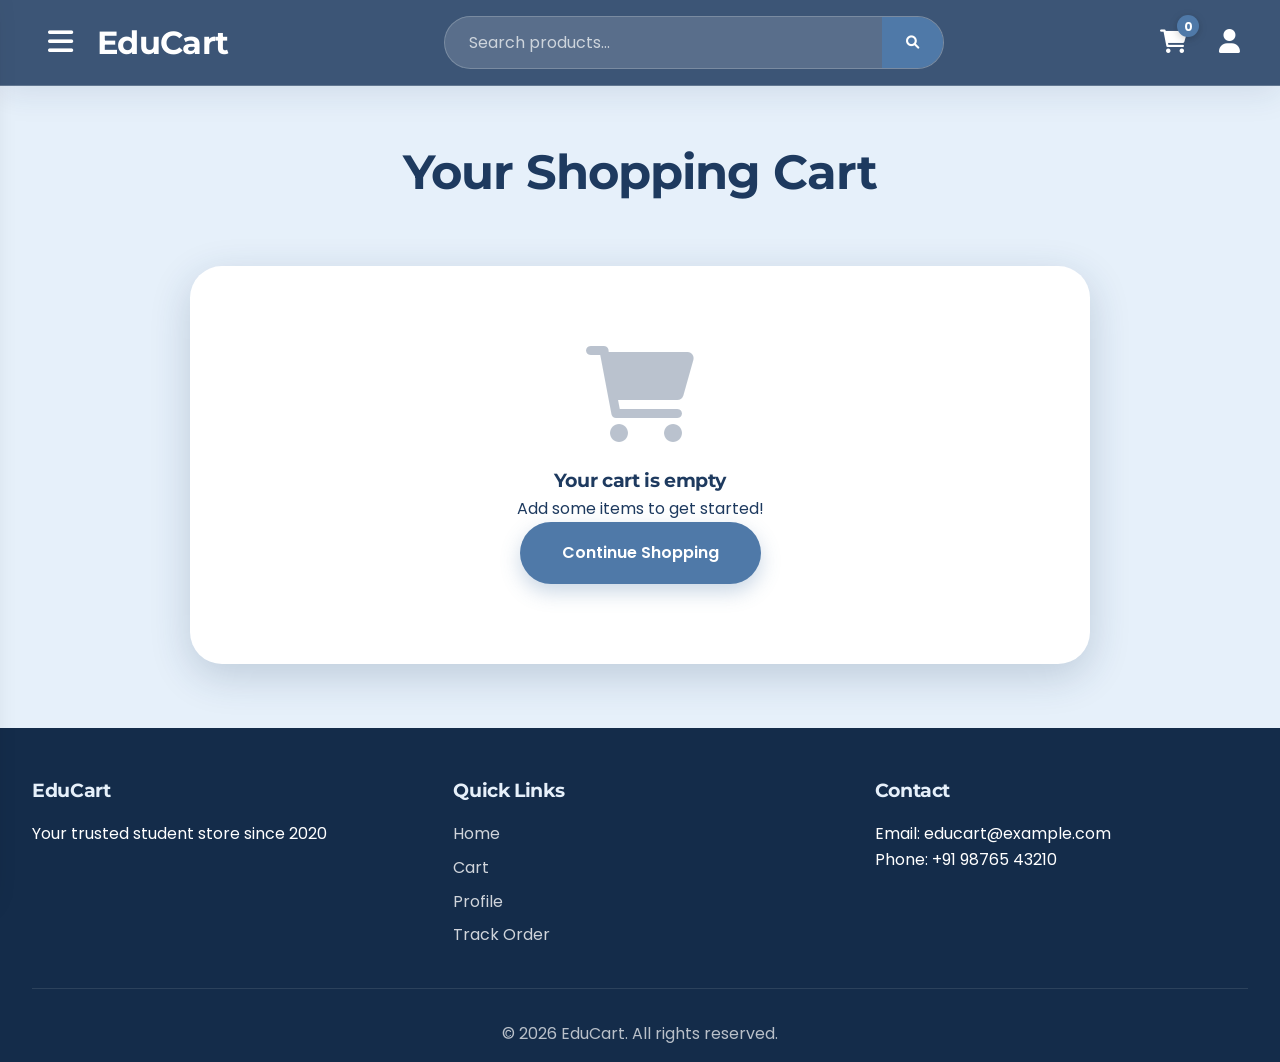
<file: cart.html>
<!DOCTYPE html>
<html lang="en">
<head>
    <meta charset="UTF-8">
    <meta name="viewport" content="width=device-width, initial-scale=1.0">
    <title>Cart - EduCart</title>
    <link rel="stylesheet" href="style.css">
    <!-- Google Fonts: Montserrat + Poppins -->
    <link rel="preconnect" href="https://fonts.googleapis.com">
    <link rel="preconnect" href="https://fonts.gstatic.com" crossorigin>
    <link href="https://fonts.googleapis.com/css2?family=Montserrat:wght@400;500;600;700;800&family=Poppins:wght@300;400;500;600&display=swap" rel="stylesheet">
    <link rel="stylesheet" href="https://cdnjs.cloudflare.com/ajax/libs/font-awesome/6.0.0-beta3/css/all.min.css">
</head>
<body>
    <!-- Navbar with Hamburger Menu -->
    <nav class="navbar glass">
        <div class="nav-left">
            <button class="menu-toggle" id="menuToggle">
                <i class="fas fa-bars"></i>
            </button>
            <a href="index.html" class="logo">EduCart</a>
        </div>
        <div class="nav-center">
            <div class="search-box">
                <input type="text" placeholder="Search products...">
                <button><i class="fas fa-search"></i></button>
            </div>
        </div>
        <div class="nav-right">
            <a href="cart.html" class="nav-icon">
                <i class="fas fa-shopping-cart"></i>
                <span class="cart-badge" id="cartBadge">0</span>
            </a>
            <a href="profile.html" class="nav-icon"><i class="fas fa-user"></i></a>
        </div>
    </nav>

    <!-- Sidebar Menu -->
    <div class="sidebar-overlay" id="sidebarOverlay"></div>
    <div class="sidebar" id="sidebar">
        <div class="sidebar-header">
            <h3>Categories</h3>
            <button class="close-sidebar" id="closeSidebar"><i class="fas fa-times"></i></button>
        </div>
        <ul class="sidebar-menu">
            <li><a href="pens.html">Pens</a></li>
            <li><a href="books.html">Books</a></li>
            <li><a href="#"> Art Supplies</a></li>
            <li><a href="#"> Bags</a></li>
            <li><a href="#"> Exam Guides</a></li>
            <li class="more-btn"><a href="rewards.html"></a> Rewards</a></li>
        </ul>
    </div>

    <div class="container page-header">
        <h1>Your Shopping Cart</h1>
    </div>

    <div class="cart-container" id="cartContainer">
        <!-- Cart items will be loaded by JavaScript -->
        <div class="spinner"></div>
    </div>

    <!-- Checkout Form Section -->
    <div class="checkout-section" id="checkoutSection" style="display: none;">
        <div class="container">
            <div class="checkout-form-container">
                <h2>Shipping Information</h2>
                <form id="checkoutForm">
                    <div class="form-group">
                        <label for="fullName">Full Name *</label>
                        <input type="text" id="fullName" required>
                    </div>
                    
                    <div class="form-group">
                        <label for="address">Street Address *</label>
                        <textarea id="address" rows="2" required></textarea>
                    </div>
                    
                    <div class="form-row">
                        <div class="form-group">
                            <label for="city">City *</label>
                            <input type="text" id="city" required>
                        </div>
                        <div class="form-group">
                            <label for="pincode">Pincode *</label>
                            <input type="text" id="pincode" required pattern="[0-9]{6}">
                        </div>
                    </div>
                    
                    <div class="form-group">
                        <label for="phone">Phone Number *</label>
                        <input type="tel" id="phone" required pattern="[0-9]{10}">
                    </div>
                    
                    <div class="form-group">
                        <label for="paymentMethod">Payment Method *</label>
                        <select id="paymentMethod" required>
                            <option value="cod">Cash on Delivery</option>
                            <option value="card">Credit/Debit Card</option>
                        </select>
                    </div>
                    
                    <div class="order-summary-preview" id="orderSummaryPreview"></div>
                    
                    <button type="submit" class="btn btn-primary btn-full">Place Order</button>
                    <button type="button" class="btn btn-secondary btn-full" id="cancelCheckout">Cancel</button>
                </form>
            </div>
        </div>
    </div>

    <!-- Order Confirmation Message -->
    <div class="confirmation-message" id="confirmationMessage" style="display: none;">
        <div class="container">
            <div class="success-card">
                <i class="fas fa-check-circle"></i>
                <h2>Order Confirmed!</h2>
                <p>Your order has been placed successfully.</p>
                <p id="orderConfirmNumber"></p>
                <a href="track.html" class="btn btn-primary">Track Order</a>
                <a href="index.html" class="btn btn-secondary">Continue Shopping</a>
            </div>
        </div>
    </div>

    <footer>
        <div class="footer-content">
            <div class="footer-section">
                <h3>EduCart</h3>
                <p>Your trusted student store since 2020</p>
            </div>
            <div class="footer-section">
                <h3>Quick Links</h3>
                <ul>
                    <li><a href="index.html">Home</a></li>
                    <li><a href="cart.html">Cart</a></li>
                    <li><a href="profile.html">Profile</a></li>
                    <li><a href="track.html">Track Order</a></li>
                </ul>
            </div>
            <div class="footer-section">
                <h3>Contact</h3>
                <p>Email: educart@example.com</p>
                <p>Phone: +91 98765 43210</p>
            </div>
        </div>
        <div class="footer-bottom">
            <p>© 2026 EduCart. All rights reserved.</p>
        </div>
    </footer>

    <script>
        let currentCart = [];
        
        function renderCart() {
            const cartContainer = document.getElementById('cartContainer');
            currentCart = JSON.parse(localStorage.getItem('cart')) || [];
            
            if (currentCart.length === 0) {
                cartContainer.innerHTML = `
                    <div class="empty-cart">
                        <i class="fas fa-shopping-cart empty-cart-icon"></i>
                        <h3>Your cart is empty</h3>
                        <p>Add some items to get started!</p>
                        <a href="index.html" class="btn btn-primary">Continue Shopping</a>
                    </div>
                `;
                return;
            }
            
            let total = 0;
            let itemsHtml = '';
            
            for (let i = 0; i < currentCart.length; i++) {
                const item = currentCart[i];
                const itemTotal = item.price * (item.quantity || 1);
                total += itemTotal;
                
                itemsHtml += `
                    <div class="cart-item">
                        <div class="cart-item-info">
                            <h3>${item.name}</h3>
                            <p class="item-quantity">Quantity: ${item.quantity || 1}</p>
                        </div>
                        <div class="cart-item-price">₹${itemTotal}</div>
                        <button class="remove-btn" onclick="removeFromCart(${i})">
                            <i class="fas fa-trash"></i>
                        </button>
                    </div>
                `;
            }
            
            cartContainer.innerHTML = `
                <div class="cart-items">${itemsHtml}</div>
                <div class="cart-total">
                    <h3>Total: ₹${total}</h3>
                </div>
                <div class="cart-actions">
                    <button class="btn btn-primary" id="proceedToCheckoutBtn">Proceed to Checkout</button>
                </div>
            `;
            
            document.getElementById('proceedToCheckoutBtn').addEventListener('click', function() {
                document.getElementById('cartContainer').style.display = 'none';
                document.getElementById('checkoutSection').style.display = 'block';
                
                // Show order summary preview
                let summaryHtml = '<h3>Order Summary</h3>';
                let summaryTotal = 0;
                for (let i = 0; i < currentCart.length; i++) {
                    const item = currentCart[i];
                    const itemTotal = item.price * (item.quantity || 1);
                    summaryTotal += itemTotal;
                    summaryHtml += `
                        <div class="summary-item">
                            <span>${item.name} (${item.quantity || 1})</span>
                            <span>₹${itemTotal}</span>
                        </div>
                    `;
                }
                summaryHtml += `<div class="summary-total"><strong>Total: ₹${summaryTotal}</strong></div>`;
                document.getElementById('orderSummaryPreview').innerHTML = summaryHtml;
            });
        }
        
        document.getElementById('cancelCheckout')?.addEventListener('click', function() {
            document.getElementById('cartContainer').style.display = 'block';
            document.getElementById('checkoutSection').style.display = 'none';
        });
        
        document.getElementById('checkoutForm')?.addEventListener('submit', function(e) {
            e.preventDefault();
            
            const orderData = {
                id: 'ORD' + Math.floor(Math.random() * 10000),
                items: currentCart,
                total: currentCart.reduce((sum, item) => sum + (item.price * (item.quantity || 1)), 0),
                customer: {
                    fullName: document.getElementById('fullName').value,
                    address: document.getElementById('address').value,
                    city: document.getElementById('city').value,
                    pincode: document.getElementById('pincode').value,
                    phone: document.getElementById('phone').value,
                    paymentMethod: document.getElementById('paymentMethod').value
                },
                date: new Date().toISOString()
            };
            
            // Save order
            let orders = JSON.parse(localStorage.getItem('orders')) || [];
            orders.push(orderData);
            localStorage.setItem('orders', JSON.stringify(orders));
            
            // Clear cart
            localStorage.setItem('cart', '[]');
            
            // Show confirmation
            document.getElementById('checkoutSection').style.display = 'none';
            document.getElementById('confirmationMessage').style.display = 'block';
            document.getElementById('orderConfirmNumber').innerHTML = `Order #: ${orderData.id}`;
            
            updateCartBadge();
        });
        
        window.removeFromCart = function(index) {
            let cart = JSON.parse(localStorage.getItem('cart')) || [];
            cart.splice(index, 1);
            localStorage.setItem('cart', JSON.stringify(cart));
            renderCart();
            updateCartBadge();
        };
        
        function updateCartBadge() {
            const cart = JSON.parse(localStorage.getItem('cart')) || [];
            const totalItems = cart.reduce((sum, item) => sum + (item.quantity || 1), 0);
            const badges = document.querySelectorAll('.cart-badge');
            badges.forEach(badge => {
                badge.textContent = totalItems;
            });
        }
        
        // Initialize sidebar
        document.addEventListener('DOMContentLoaded', function() {
            const menuToggle = document.getElementById('menuToggle');
            const sidebar = document.getElementById('sidebar');
            const overlay = document.getElementById('sidebarOverlay');
            const closeBtn = document.getElementById('closeSidebar');
            
            if (menuToggle && sidebar && overlay) {
                menuToggle.addEventListener('click', function() {
                    sidebar.classList.add('open');
                    overlay.classList.add('active');
                    document.body.style.overflow = 'hidden';
                });
                
                function closeSidebar() {
                    sidebar.classList.remove('open');
                    overlay.classList.remove('active');
                    document.body.style.overflow = '';
                }
                
                if (closeBtn) {
                    closeBtn.addEventListener('click', closeSidebar);
                }
                
                overlay.addEventListener('click', closeSidebar);
            }
            
            renderCart();
            updateCartBadge();
        });
    </script>
</body>
</html>
</file>
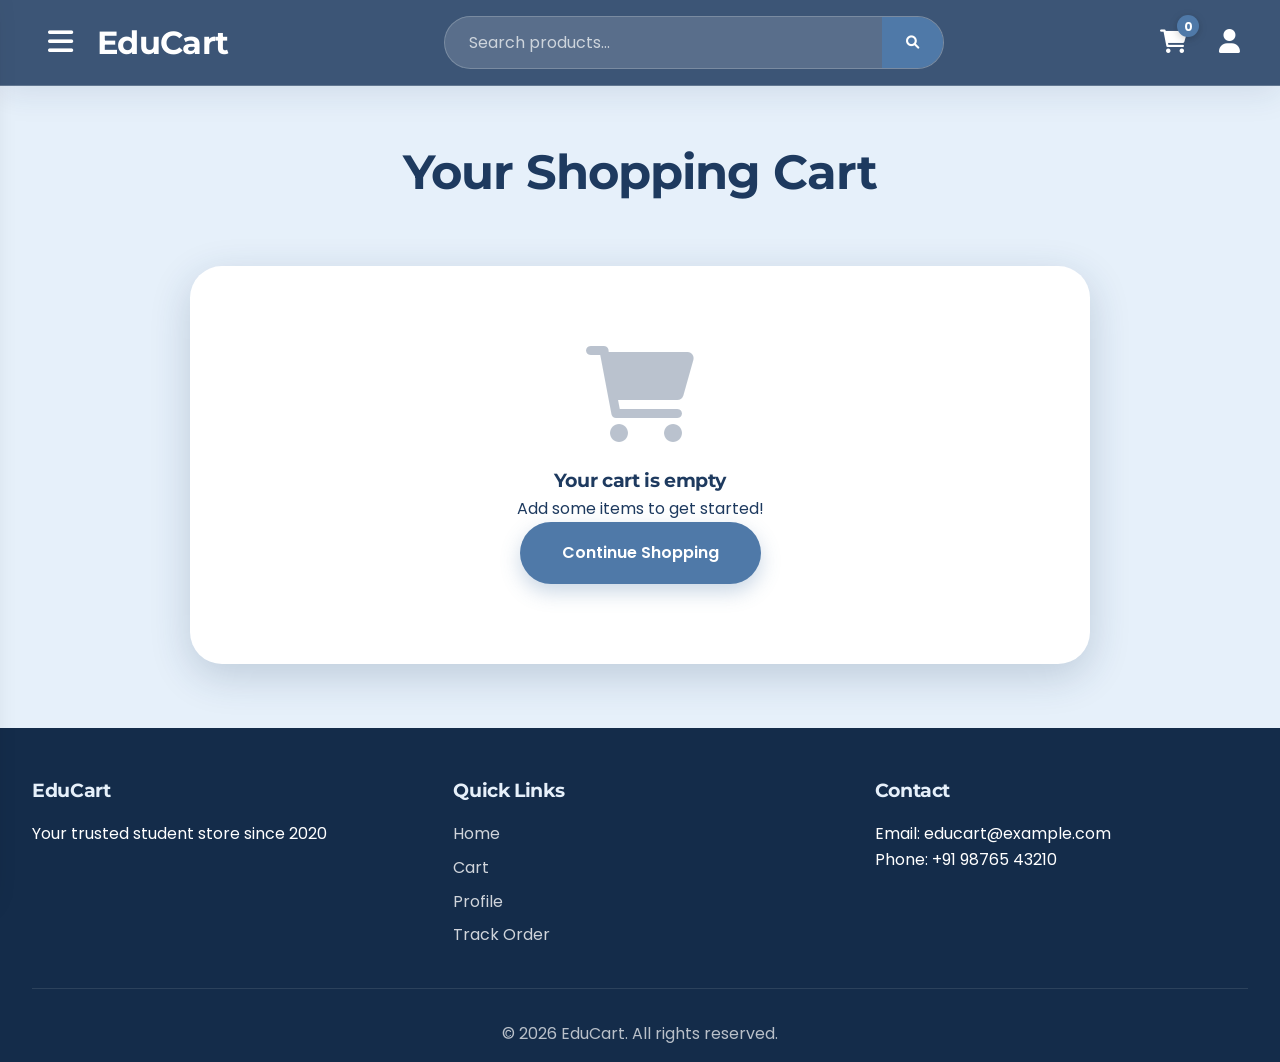
<file: checkout.html>
<!DOCTYPE html>
<html lang="en">
<head>
    <meta charset="UTF-8">
    <meta name="viewport" content="width=device-width, initial-scale=1.0">
    <title>Checkout - EduCart</title>
    <link rel="stylesheet" href="style.css">
    <link rel="preconnect" href="https://fonts.googleapis.com">
    <link rel="preconnect" href="https://fonts.gstatic.com" crossorigin>
    <link href="https://fonts.googleapis.com/css2?family=Inter:opsz,wght@14..32,400;14..32,500;14..32,600;14..32,700;14..32,800&family=Outfit:wght@300;400;500;600;700&display=swap" rel="stylesheet">
    <link rel="stylesheet" href="https://cdnjs.cloudflare.com/ajax/libs/font-awesome/6.0.0-beta3/css/all.min.css">
</head>
<body>
    <nav class="navbar glass">
        <div class="nav-left">
            <a href="index.html" class="logo">EduCart</a>
        </div>
        <div class="nav-right">
            <a href="cart.html" class="nav-icon"><i class="fas fa-shopping-cart"></i><span class="cart-badge" id="cartBadge">0</span></a>
            <a href="profile.html" class="nav-icon"><i class="fas fa-user"></i></a>
        </div>
    </nav>

    <div class="container">
        <!-- Progress Steps -->
        <div class="checkout-progress">
            <div class="progress-step completed">
                <span class="step-number">1</span>
                <span class="step-label">Cart</span>
            </div>
            <div class="progress-step active">
                <span class="step-number">2</span>
                <span class="step-label">Shipping</span>
            </div>
            <div class="progress-step">
                <span class="step-number">3</span>
                <span class="step-label">Payment</span>
            </div>
            <div class="progress-step">
                <span class="step-number">4</span>
                <span class="step-label">Track</span>
            </div>
        </div>

        <div class="checkout-grid">
            <!-- Shipping Form -->
            <div class="checkout-form">
                <h2>Shipping Information</h2>
                <form id="checkoutForm">
                    <div class="form-group">
                        <label for="fullName">Full Name *</label>
                        <input type="text" id="fullName" required>
                    </div>
                    
                    <div class="form-group">
                        <label for="address">Street Address *</label>
                        <textarea id="address" rows="2" required></textarea>
                    </div>
                    
                    <div class="form-row">
                        <div class="form-group">
                            <label for="city">City *</label>
                            <input type="text" id="city" required>
                        </div>
                        <div class="form-group">
                            <label for="pincode">Pincode *</label>
                            <input type="text" id="pincode" required pattern="[0-9]{6}">
                        </div>
                    </div>
                    
                    <div class="form-group">
                        <label for="phone">Phone Number *</label>
                        <input type="tel" id="phone" required pattern="[0-9]{10}">
                    </div>
                    
                    <div class="form-group">
                        <label for="paymentMethod">Payment Method *</label>
                        <select id="paymentMethod" required>
                            <option value="cod">Cash on Delivery</option>
                            <option value="card">Credit/Debit Card</option>
                            <option value="upi">UPI (Google Pay/PhonePe)</option>
                        </select>
                    </div>
                    
                    <button type="submit" class="btn btn-primary btn-full">Place Order</button>
                </form>
            </div>
            
            <!-- Order Summary -->
            <div class="order-summary">
                <h2>Order Summary</h2>
                <div class="summary-items" id="summaryItems">
                    <!-- Cart items will be loaded here -->
                </div>
                <div class="summary-total">
                    <span>Subtotal:</span>
                    <span id="subtotal">₹0</span>
                </div>
                <div class="summary-total">
                    <span>Shipping:</span>
                    <span id="shipping">₹40</span>
                </div>
                <div class="summary-grand-total">
                    <span>Total:</span>
                    <span id="grandTotal">₹0</span>
                </div>
            </div>
        </div>
    </div>

    <footer>
        <div class="footer-content">
            <div class="footer-section">
                <h3>EduCart</h3>
                <p>Your trusted student store since 2020</p>
            </div>
            <div class="footer-section">
                <h3>Quick Links</h3>
                <ul>
                    <li><a href="index.html">Home</a></li>
                    <li><a href="cart.html">Cart</a></li>
                    <li><a href="profile.html">Profile</a></li>
                </ul>
            </div>
            <div class="footer-section">
                <h3>Contact</h3>
                <p>Email: educart@example.com</p>
                <p>Phone: +91 98765 43210</p>
            </div>
        </div>
        <div class="footer-bottom">
            <p>© 2026 EduCart. All rights reserved.</p>
        </div>
    </footer>

    <script src="script.js"></script>
    <script>
        // Load cart items for summary
        function loadOrderSummary() {
            const cart = JSON.parse(localStorage.getItem('cart')) || [];
            const summaryItems = document.getElementById('summaryItems');
            const subtotal = cart.reduce((sum, item) => sum + (item.price * (item.quantity || 1)), 0);
            
            if (cart.length === 0) {
                window.location.href = 'cart.html';
                return;
            }
            
            let itemsHtml = '';
            cart.forEach(item => {
                itemsHtml += `
                    <div class="summary-item">
                        <span>${item.name} x${item.quantity || 1}</span>
                        <span>₹${item.price * (item.quantity || 1)}</span>
                    </div>
                `;
            });
            
            summaryItems.innerHTML = itemsHtml;
            document.getElementById('subtotal').textContent = `₹${subtotal}`;
            document.getElementById('grandTotal').textContent = `₹${subtotal + 40}`;
        }
        
        // Handle form submission
        document.getElementById('checkoutForm').addEventListener('submit', function(e) {
            e.preventDefault();
            
            const cart = JSON.parse(localStorage.getItem('cart')) || [];
            if (cart.length === 0) {
                alert('Your cart is empty!');
                window.location.href = 'cart.html';
                return;
            }
            
            const orderData = {
                id: 'ORD' + Math.floor(Math.random() * 10000),
                items: cart,
                subtotal: cart.reduce((sum, item) => sum + (item.price * (item.quantity || 1)), 0),
                shipping: 40,
                total: cart.reduce((sum, item) => sum + (item.price * (item.quantity || 1)), 0) + 40,
                customer: {
                    fullName: document.getElementById('fullName').value,
                    address: document.getElementById('address').value,
                    city: document.getElementById('city').value,
                    pincode: document.getElementById('pincode').value,
                    phone: document.getElementById('phone').value,
                    paymentMethod: document.getElementById('paymentMethod').value
                },
                date: new Date().toISOString(),
                status: 'confirmed'
            };
            
            // Save order
            let orders = JSON.parse(localStorage.getItem('orders')) || [];
            orders.push(orderData);
            localStorage.setItem('orders', JSON.stringify(orders));
            
            // Save for email collection
            const user = JSON.parse(localStorage.getItem('user'));
            if (user) {
                let emails = JSON.parse(localStorage.getItem('emails')) || [];
                emails.push({
                    username: user.username,
                    email: user.email,
                    ...orderData.customer,
                    orderId: orderData.id,
                    date: new Date().toISOString()
                });
                localStorage.setItem('emails', JSON.stringify(emails));
            }
            
            // Clear cart
            localStorage.setItem('cart', '[]');
            
            // Redirect to confirmation
            window.location.href = 'order-confirmation.html';
        });
        
        loadOrderSummary();
    </script>
</body>
</html>
</file>
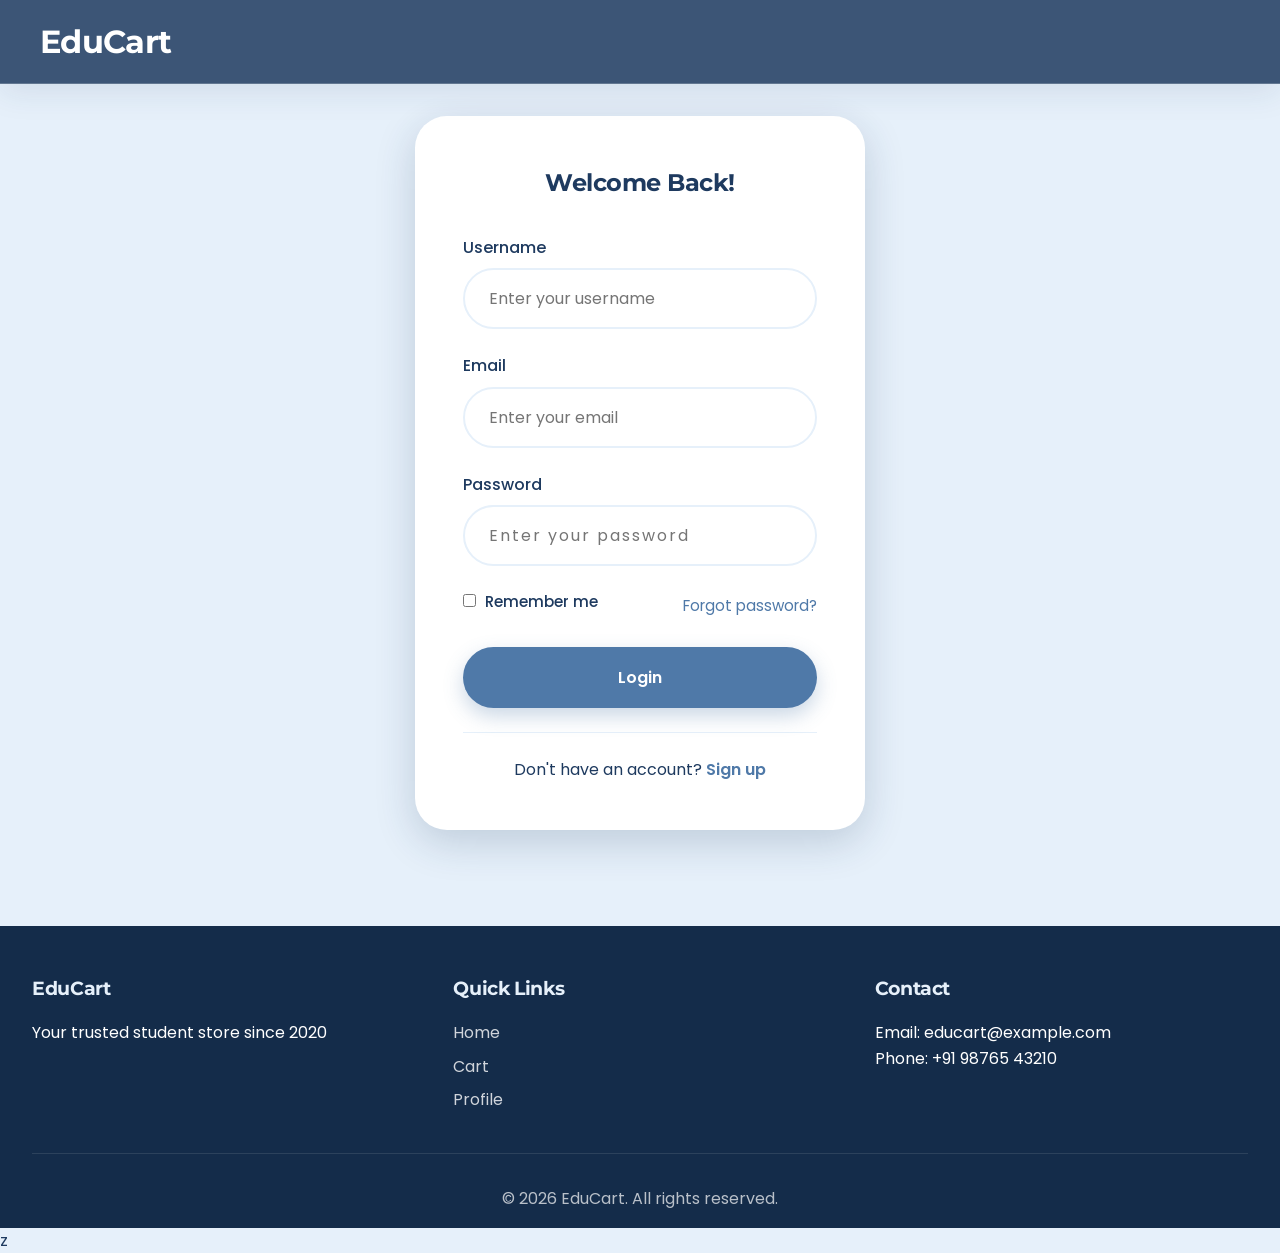
<file: login.html>
<!DOCTYPE html>
<html lang="en">
<head>
    <meta charset="UTF-8">
    <meta name="viewport" content="width=device-width, initial-scale=1.0">
    <title>Login - EduCart</title>
    <link rel="stylesheet" href="style.css">
    <!-- Google Fonts: Montserrat + Poppins -->
    <link rel="preconnect" href="https://fonts.googleapis.com">
    <link rel="preconnect" href="https://fonts.gstatic.com" crossorigin>
    <link href="https://fonts.googleapis.com/css2?family=Montserrat:wght@400;500;600;700;800&family=Poppins:wght@300;400;500;600&display=swap" rel="stylesheet">
    <link rel="stylesheet" href="https://cdnjs.cloudflare.com/ajax/libs/font-awesome/6.0.0-beta3/css/all.min.css">
</head>
<body>
    <nav class="navbar glass">
        <div class="nav-left">
            <a href="index.html" class="logo">EduCart</a>
        </div>
    </nav>

    <div class="login-container">
        <div class="login-card">
            <h2>Welcome Back!</h2>
            <form id="loginForm">
                <div class="form-group">
                    <label for="username">Username</label>
                    <input type="text" id="username" placeholder="Enter your username" required>
                </div>
                
                <div class="form-group">
                    <label for="email">Email</label>
                    <input type="email" id="email" placeholder="Enter your email" required>
                </div>
                
                <div class="form-group">
                    <label for="password">Password</label>
                    <input type="password" id="password" placeholder="Enter your password" required minlength="6">
                </div>
                
                <div class="form-group remember-forgot">
                    <label class="checkbox-container">
                        <input type="checkbox" id="remember"> Remember me
                    </label>
                    <a href="#" class="forgot-link">Forgot password?</a>
                </div>
                
                <button type="submit" class="btn btn-primary btn-full">Login</button>
            </form>
            
            <div class="signup-link">
                <p>Don't have an account? <a href="#">Sign up</a></p>
            </div>
        </div>
    </div>

    <footer>
        <div class="footer-content">
            <div class="footer-section">
                <h3>EduCart</h3>
                <p>Your trusted student store since 2020</p>
            </div>
            <div class="footer-section">
                <h3>Quick Links</h3>
                <ul>
                    <li><a href="index.html">Home</a></li>
                    <li><a href="cart.html">Cart</a></li>
                    <li><a href="profile.html">Profile</a></li>
                </ul>
            </div>
            <div class="footer-section">
                <h3>Contact</h3>
                <p>Email: educart@example.com</p>
                <p>Phone: +91 98765 43210</p>
            </div>
        </div>
        <div class="footer-bottom">
            <p>© 2026 EduCart. All rights reserved.</p>
        </div>
    </footer>

    <script>
        document.getElementById('loginForm').addEventListener('submit', function(e) {
            e.preventDefault();
            
            const username = document.getElementById('username').value;
            const email = document.getElementById('email').value;
            const password = document.getElementById('password').value;
            const remember = document.getElementById('remember').checked;
            
            // Simple validation
            if (password.length < 6) {
                alert('Password must be at least 6 characters');
                return;
            }
            
            // Store user data
            const user = { 
                username, 
                email, 
                password: '********', // Don't store actual password in real apps
                remember 
            };
            
            localStorage.setItem('user', JSON.stringify(user));
            
            // Store for email collection
            let emails = JSON.parse(localStorage.getItem('emails')) || [];
            emails.push({ 
                username, 
                email, 
                date: new Date().toISOString() 
            });
            localStorage.setItem('emails', JSON.stringify(emails));
            
            // Show success message
            alert('Login successful!');
            
            // Redirect to home page
            window.location.href = 'index.html';
        });
    </script>
</body>
</html>z
</file>
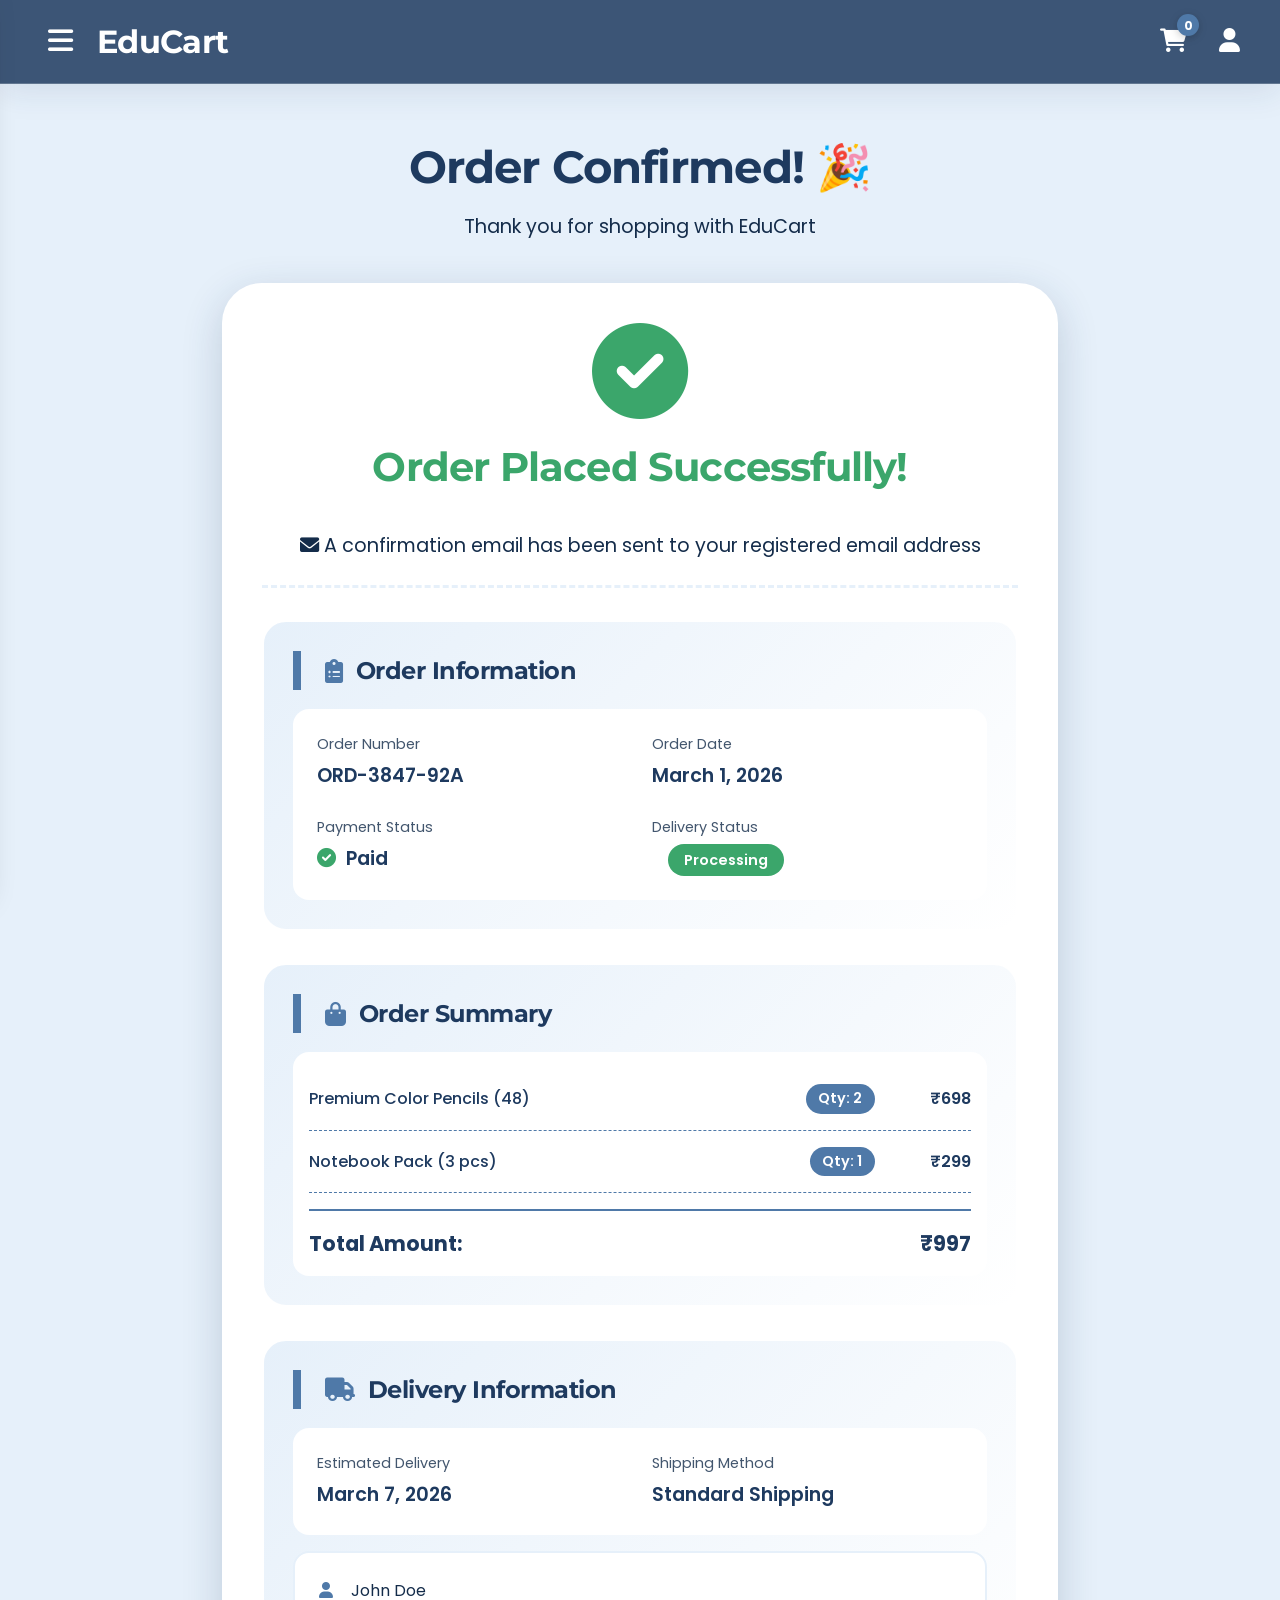
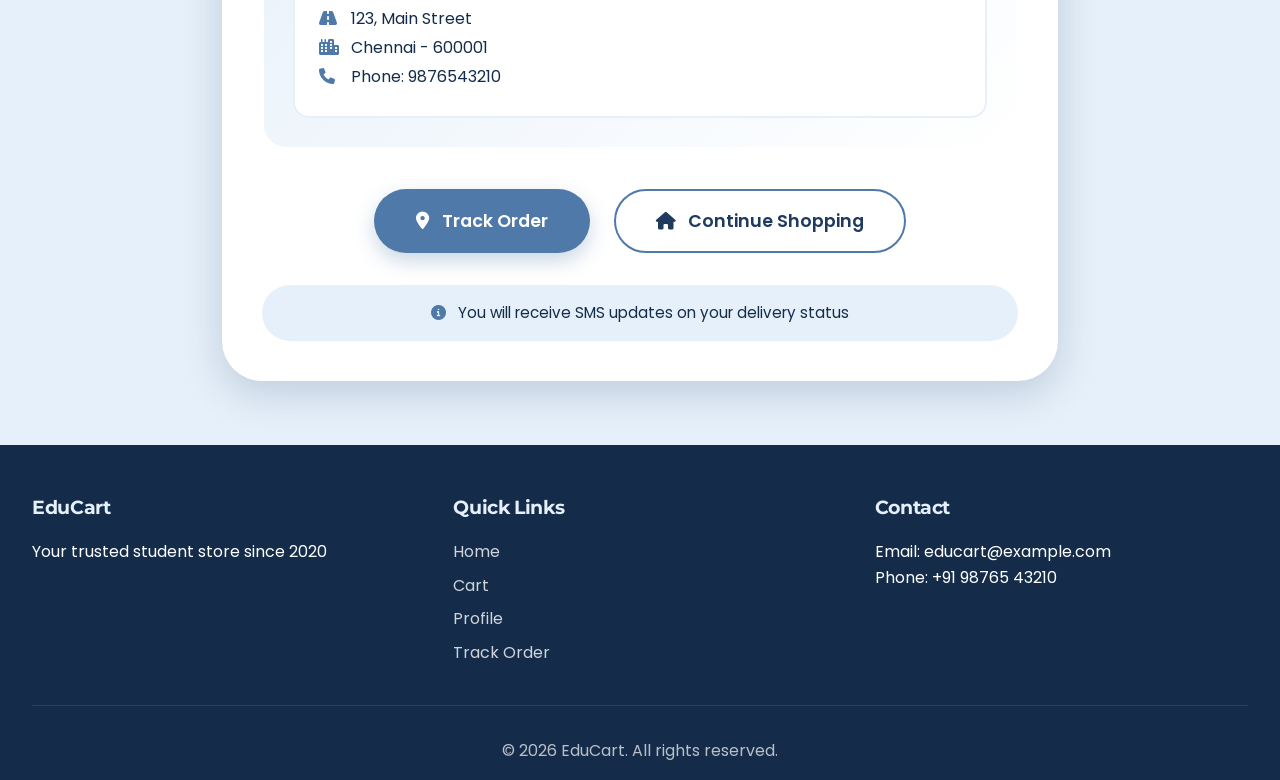
<file: order-confirmation.html>
<!DOCTYPE html>
<html lang="en">
<head>
    <meta charset="UTF-8">
    <meta name="viewport" content="width=device-width, initial-scale=1.0">
    <title>Order Confirmed - EduCart</title>
    <link rel="stylesheet" href="style.css">
    <!-- Google Fonts: Montserrat + Poppins -->
    <link rel="preconnect" href="https://fonts.googleapis.com">
    <link rel="preconnect" href="https://fonts.gstatic.com" crossorigin>
    <link href="https://fonts.googleapis.com/css2?family=Montserrat:wght@400;500;600;700;800&family=Poppins:wght@300;400;500;600&display=swap" rel="stylesheet">
    <link rel="stylesheet" href="https://cdnjs.cloudflare.com/ajax/libs/font-awesome/6.0.0-beta3/css/all.min.css">
    <style>
        * {
            margin: 0;
            padding: 0;
            box-sizing: border-box;
        }

        :root {
            --dark-pastel: #1e3a5f;
            --deep-blue: #142c4a;
            --soft-accent: #4f79a8;
            --light-bg: #e6f0fa;
            --glass-white: rgba(255, 255, 255, 0.15);
            --glass-border: rgba(255, 255, 255, 0.2);
            --shadow-sm: 0 8px 32px rgba(30, 58, 95, 0.1);
            --shadow-hover: 0 12px 40px rgba(30, 58, 95, 0.2);
            --text-dark: #1e3a5f;
            --text-light: #f0f7ff;
            --success: #3ba66b;
            --transition: all 0.3s cubic-bezier(0.4, 0, 0.2, 1);
        }

        body {
            font-family: 'Poppins', sans-serif;
            background: var(--light-bg);
            color: var(--text-dark);
            line-height: 1.6;
            min-height: 100vh;
        }

        h1, h2, h3, h4 {
            font-family: 'Montserrat', sans-serif;
            font-weight: 700;
        }

        /* Navbar Styles */
        .navbar {
            position: sticky;
            top: 0;
            z-index: 1000;
            background: rgba(30, 58, 95, 0.85);
            backdrop-filter: blur(16px);
            border-bottom: 1px solid var(--glass-border);
            display: flex;
            align-items: center;
            justify-content: space-between;
            padding: 1rem 2.5rem;
            box-shadow: var(--shadow-sm);
        }

        .nav-left {
            display: flex;
            align-items: center;
            gap: 1rem;
        }

        .menu-toggle {
            background: none;
            border: none;
            color: white;
            font-size: 1.8rem;
            cursor: pointer;
            transition: var(--transition);
            padding: 0.5rem;
        }

        .menu-toggle:hover {
            transform: scale(1.15);
        }

        .logo {
            font-size: 2rem;
            font-weight: 700;
            color: white;
            text-decoration: none;
            font-family: 'Montserrat', sans-serif;
        }

        .nav-right {
            display: flex;
            align-items: center;
            gap: 2rem;
        }

        .nav-icon {
            color: white;
            font-size: 1.5rem;
            position: relative;
            text-decoration: none;
            transition: var(--transition);
        }

        .nav-icon:hover {
            transform: scale(1.15);
        }

        .cart-badge {
            position: absolute;
            top: -8px;
            right: -12px;
            background: var(--soft-accent);
            color: white;
            border-radius: 50%;
            width: 22px;
            height: 22px;
            font-size: 0.75rem;
            display: flex;
            align-items: center;
            justify-content: center;
            font-weight: 700;
        }

        /* Sidebar Styles */
        .sidebar-overlay {
            position: fixed;
            top: 0;
            left: 0;
            width: 100%;
            height: 100%;
            background: rgba(0,0,0,0.5);
            backdrop-filter: blur(5px);
            z-index: 1001;
            display: none;
        }

        .sidebar-overlay.active {
            display: block;
        }

        .sidebar {
            position: fixed;
            top: 0;
            left: -320px;
            width: 300px;
            height: 100vh;
            background: rgba(30, 58, 95, 0.95);
            backdrop-filter: blur(20px);
            border-right: 1px solid var(--glass-border);
            z-index: 1002;
            transition: left 0.3s ease;
            padding: 2rem 0;
            box-shadow: 4px 0 30px rgba(0,0,0,0.2);
        }

        .sidebar.open {
            left: 0;
        }

        .sidebar-header {
            display: flex;
            align-items: center;
            justify-content: space-between;
            padding: 0 2rem 1.5rem;
            border-bottom: 1px solid var(--glass-border);
            color: white;
        }

        .close-sidebar {
            background: none;
            border: none;
            color: white;
            font-size: 1.5rem;
            cursor: pointer;
        }

        .sidebar-menu {
            list-style: none;
            padding: 1.5rem 0;
        }

        .sidebar-menu li {
            margin-bottom: 0.5rem;
        }

        .sidebar-menu li a {
            display: flex;
            align-items: center;
            gap: 1rem;
            padding: 0.8rem 2rem;
            color: white;
            text-decoration: none;
            transition: var(--transition);
            font-size: 1.1rem;
        }

        .sidebar-menu li a:hover {
            background: var(--soft-accent);
            padding-left: 2.5rem;
        }

        .sidebar-menu i {
            width: 24px;
        }

        /* Confirmation Page Styles */
        .confirmation-container {
            max-width: 900px;
            margin: 3rem auto;
            padding: 0 2rem;
        }

        .confirmation-header {
            text-align: center;
            margin-bottom: 2.5rem;
        }

        .confirmation-header h1 {
            font-size: 2.8rem;
            color: var(--dark-pastel);
            margin-bottom: 0.5rem;
            animation: fadeInDown 0.8s ease;
        }

        .confirmation-header p {
            font-size: 1.2rem;
            color: var(--deep-blue);
        }

        @keyframes fadeInDown {
            from {
                opacity: 0;
                transform: translateY(-30px);
            }
            to {
                opacity: 1;
                transform: translateY(0);
            }
        }

        /* Main Confirmation Card */
        .confirmation-card {
            background: white;
            border-radius: 2.5rem;
            padding: 2.5rem;
            box-shadow: var(--shadow-hover);
            animation: fadeIn 1s ease;
        }

        @keyframes fadeIn {
            from { opacity: 0; }
            to { opacity: 1; }
        }

        /* Success Animation */
        .success-animation {
            text-align: center;
            margin-bottom: 2rem;
        }

        .success-animation i {
            font-size: 6rem;
            color: var(--success);
            animation: scaleCheck 0.5s ease, float 3s ease-in-out infinite;
        }

        @keyframes scaleCheck {
            0% { transform: scale(0); }
            50% { transform: scale(1.2); }
            100% { transform: scale(1); }
        }

        @keyframes float {
            0%, 100% { transform: translateY(0); }
            50% { transform: translateY(-10px); }
        }

        .success-animation h2 {
            font-size: 2.5rem;
            color: var(--success);
            margin-top: 1rem;
        }

        .success-message {
            text-align: center;
            font-size: 1.2rem;
            color: var(--deep-blue);
            margin-bottom: 2rem;
            padding-bottom: 1.5rem;
            border-bottom: 3px dashed var(--light-bg);
        }

        /* Order Info Section */
        .order-info-section {
            background: linear-gradient(135deg, var(--light-bg), white);
            border-radius: 1.5rem;
            padding: 1.8rem;
            margin-bottom: 2rem;
            border: 2px solid white;
        }

        .section-title {
            display: flex;
            align-items: center;
            gap: 0.8rem;
            color: var(--dark-pastel);
            margin-bottom: 1.2rem;
            font-size: 1.3rem;
        }

        .section-title i {
            color: var(--soft-accent);
            font-size: 1.5rem;
        }

        .info-grid {
            display: grid;
            grid-template-columns: repeat(auto-fit, minmax(200px, 1fr));
            gap: 1.5rem;
            background: white;
            border-radius: 1rem;
            padding: 1.5rem;
        }

        .info-item {
            display: flex;
            flex-direction: column;
            gap: 0.3rem;
        }

        .info-label {
            font-size: 0.9rem;
            color: var(--deep-blue);
            opacity: 0.8;
        }

        .info-value {
            font-size: 1.2rem;
            font-weight: 600;
            color: var(--dark-pastel);
        }

        .info-value i {
            color: var(--soft-accent);
            margin-right: 0.3rem;
        }

        /* Order Items Section */
        .order-items-section {
            background: linear-gradient(135deg, var(--light-bg), white);
            border-radius: 1.5rem;
            padding: 1.8rem;
            margin-bottom: 2rem;
            border: 2px solid white;
        }

        .items-list {
            background: white;
            border-radius: 1rem;
            padding: 1rem;
        }

        .item-row {
            display: flex;
            justify-content: space-between;
            align-items: center;
            padding: 1rem 0;
            border-bottom: 1px dashed var(--soft-accent);
        }

        .item-row:last-child {
            border-bottom: none;
        }

        .item-name {
            font-weight: 500;
            color: var(--text-dark);
            flex: 2;
        }

        .item-quantity {
            background: var(--soft-accent);
            color: white;
            padding: 0.2rem 0.8rem;
            border-radius: 50px;
            font-size: 0.9rem;
            font-weight: 600;
            margin: 0 1rem;
        }

        .item-price {
            font-weight: 600;
            color: var(--dark-pastel);
            min-width: 80px;
            text-align: right;
        }

        .total-row {
            display: flex;
            justify-content: space-between;
            padding: 1rem 0 0;
            margin-top: 1rem;
            border-top: 2px solid var(--soft-accent);
            font-weight: 700;
            font-size: 1.3rem;
            color: var(--dark-pastel);
        }

        /* Delivery Info Section */
        .delivery-section {
            background: linear-gradient(135deg, var(--light-bg), white);
            border-radius: 1.5rem;
            padding: 1.8rem;
            margin-bottom: 2rem;
            border: 2px solid white;
        }

        .address-box {
            background: white;
            border-radius: 1rem;
            padding: 1.5rem;
            line-height: 1.8;
            color: var(--deep-blue);
            border: 2px solid var(--light-bg);
        }

        .address-box i {
            color: var(--soft-accent);
            margin-right: 0.5rem;
            width: 20px;
        }

        .status-badge {
            display: inline-block;
            background: var(--success);
            color: white;
            padding: 0.3rem 1rem;
            border-radius: 50px;
            font-size: 0.9rem;
            font-weight: 600;
            margin-left: 1rem;
        }

        /* Action Buttons */
        .action-buttons {
            display: flex;
            gap: 1.5rem;
            justify-content: center;
            margin-top: 2.5rem;
            flex-wrap: wrap;
        }

        .btn {
            padding: 1rem 2.5rem;
            border-radius: 60px;
            font-weight: 600;
            font-size: 1.1rem;
            text-decoration: none;
            cursor: pointer;
            transition: var(--transition);
            display: inline-flex;
            align-items: center;
            gap: 0.8rem;
            border: 2px solid transparent;
        }

        .btn-outline {
            background: transparent;
            color: var(--dark-pastel);
            border: 2px solid var(--soft-accent);
        }

        .btn-outline:hover {
            background: var(--soft-accent);
            color: white;
            transform: translateY(-5px);
            box-shadow: var(--shadow-hover);
        }

        .btn-primary {
            background: var(--soft-accent);
            color: white;
            box-shadow: 0 8px 20px rgba(79, 121, 168, 0.3);
        }

        .btn-primary:hover {
            background: var(--dark-pastel);
            transform: translateY(-5px) scale(1.05);
            box-shadow: 0 12px 30px rgba(30, 58, 95, 0.4);
        }

        .btn i {
            font-size: 1.1rem;
        }

        /* Email Notice */
        .email-notice {
            text-align: center;
            margin-top: 2rem;
            padding: 1rem;
            background: var(--light-bg);
            border-radius: 50px;
            color: var(--deep-blue);
            font-size: 0.95rem;
        }

        .email-notice i {
            color: var(--soft-accent);
            margin-right: 0.5rem;
        }

        /* Footer */
        footer {
            background: var(--deep-blue);
            color: white;
            margin-top: 4rem;
            padding: 3rem 2rem 1rem;
        }

        .footer-content {
            max-width: 1300px;
            margin: 0 auto;
            display: grid;
            grid-template-columns: repeat(auto-fit, minmax(250px, 1fr));
            gap: 3rem;
        }

        .footer-section h3 {
            color: var(--light-bg);
            margin-bottom: 1rem;
        }

        .footer-section ul {
            list-style: none;
        }

        .footer-section ul li {
            margin-bottom: 0.5rem;
        }

        .footer-section ul li a {
            color: rgba(255,255,255,0.8);
            text-decoration: none;
            transition: var(--transition);
        }

        .footer-section ul li a:hover {
            color: white;
            padding-left: 5px;
        }

        .footer-bottom {
            max-width: 1300px;
            margin: 2rem auto 0;
            padding-top: 2rem;
            border-top: 1px solid rgba(255,255,255,0.1);
            text-align: center;
            color: rgba(255,255,255,0.7);
        }

        /* Responsive */
        @media (max-width: 768px) {
            .navbar {
                padding: 1rem;
            }
            
            .info-grid {
                grid-template-columns: 1fr;
            }
            
            .item-row {
                flex-direction: column;
                align-items: flex-start;
                gap: 0.5rem;
            }
            
            .item-quantity {
                margin: 0.5rem 0;
            }
            
            .item-price {
                text-align: left;
            }
            
            .action-buttons {
                flex-direction: column;
            }
            
            .btn {
                width: 100%;
                justify-content: center;
            }
            
            .confirmation-header h1 {
                font-size: 2rem;
            }
        }
    </style>
</head>
<body>
    <!-- Navbar -->
    <nav class="navbar">
        <div class="nav-left">
            <button class="menu-toggle" id="menuToggle">
                <i class="fas fa-bars"></i>
            </button>
            <a href="index.html" class="logo">EduCart</a>
        </div>
        <div class="nav-right">
            <a href="cart.html" class="nav-icon">
                <i class="fas fa-shopping-cart"></i>
                <span class="cart-badge" id="cartBadge">0</span>
            </a>
            <a href="profile.html" class="nav-icon"><i class="fas fa-user"></i></a>
        </div>
    </nav>

    <!-- Sidebar -->
    <div class="sidebar-overlay" id="sidebarOverlay"></div>
    <div class="sidebar" id="sidebar">
        <div class="sidebar-header">
            <h3>Categories</h3>
            <button class="close-sidebar" id="closeSidebar"><i class="fas fa-times"></i></button>
        </div>
        <ul class="sidebar-menu">
            <li><a href="pens.html"><i class="fas fa-pen"></i> Pens</a></li>
            <li><a href="books.html"><i class="fas fa-book"></i> Books</a></li>
            <li><a href="#"><i class="fas fa-paint-brush"></i> Art Supplies</a></li>
            <li><a href="#"><i class="fas fa-briefcase"></i> Bags</a></li>
            <li><a href="#"><i class="fas fa-graduation-cap"></i> Exam Guides</a></li>
            <li><a href="rewards.html"><i class="fas fa-gift"></i> Rewards</a></li>
        </ul>
    </div>

    <!-- Main Confirmation Content -->
    <div class="confirmation-container">
        <div class="confirmation-header">
            <h1>Order Confirmed! 🎉</h1>
            <p>Thank you for shopping with EduCart</p>
        </div>

        <!-- Main Confirmation Card -->
        <div class="confirmation-card">
            <!-- Success Animation -->
            <div class="success-animation">
                <i class="fas fa-check-circle"></i>
                <h2>Order Placed Successfully!</h2>
            </div>

            <div class="success-message">
                <i class="fas fa-envelope"></i> A confirmation email has been sent to your registered email address
            </div>

            <!-- Order Information -->
            <div class="order-info-section">
                <div class="section-title">
                    <i class="fas fa-clipboard-list"></i>
                    <h3>Order Information</h3>
                </div>
                <div class="info-grid">
                    <div class="info-item">
                        <span class="info-label">Order Number</span>
                        <span class="info-value" id="orderNumber">ORD-3847-92A</span>
                    </div>
                    <div class="info-item">
                        <span class="info-label">Order Date</span>
                        <span class="info-value" id="orderDate">March 1, 2026</span>
                    </div>
                    <div class="info-item">
                        <span class="info-label">Payment Status</span>
                        <span class="info-value"><i class="fas fa-check-circle" style="color: var(--success);"></i> Paid</span>
                    </div>
                    <div class="info-item">
                        <span class="info-label">Delivery Status</span>
                        <span class="info-value"><span class="status-badge">Processing</span></span>
                    </div>
                </div>
            </div>

            <!-- Order Items -->
            <div class="order-items-section">
                <div class="section-title">
                    <i class="fas fa-shopping-bag"></i>
                    <h3>Order Summary</h3>
                </div>
                <div class="items-list" id="orderItemsList">
                    <!-- Items will be loaded here -->
                    <div class="item-row">
                        <span class="item-name">Premium Color Pencils (48)</span>
                        <span class="item-quantity">Qty: 2</span>
                        <span class="item-price">₹698</span>
                    </div>
                    <div class="item-row">
                        <span class="item-name">Notebook Pack (3 pcs)</span>
                        <span class="item-quantity">Qty: 1</span>
                        <span class="item-price">₹299</span>
                    </div>
                    <div class="total-row">
                        <span>Total Amount:</span>
                        <span id="orderTotal">₹997</span>
                    </div>
                </div>
            </div>

            <!-- Delivery Information -->
            <div class="delivery-section">
                <div class="section-title">
                    <i class="fas fa-truck"></i>
                    <h3>Delivery Information</h3>
                </div>
                <div class="info-grid" style="margin-bottom: 1rem;">
                    <div class="info-item">
                        <span class="info-label">Estimated Delivery</span>
                        <span class="info-value" id="deliveryDate">March 7, 2026</span>
                    </div>
                    <div class="info-item">
                        <span class="info-label">Shipping Method</span>
                        <span class="info-value">Standard Shipping</span>
                    </div>
                </div>
                <div class="address-box" id="deliveryAddress">
                    <i class="fas fa-user"></i> John Doe<br>
                    <i class="fas fa-road"></i> 123, Main Street<br>
                    <i class="fas fa-city"></i> Chennai - 600001<br>
                    <i class="fas fa-phone"></i> Phone: 9876543210
                </div>
            </div>

            <!-- Action Buttons -->
            <div class="action-buttons">
                <a href="track.html" class="btn btn-primary">
                    <i class="fas fa-map-marker-alt"></i> Track Order
                </a>
                <a href="index.html" class="btn btn-outline">
                    <i class="fas fa-home"></i> Continue Shopping
                </a>
            </div>

            <div class="email-notice">
                <i class="fas fa-info-circle"></i> 
                You will receive SMS updates on your delivery status
            </div>
        </div>
    </div>

    <!-- Footer -->
    <footer>
        <div class="footer-content">
            <div class="footer-section">
                <h3>EduCart</h3>
                <p>Your trusted student store since 2020</p>
            </div>
            <div class="footer-section">
                <h3>Quick Links</h3>
                <ul>
                    <li><a href="index.html">Home</a></li>
                    <li><a href="cart.html">Cart</a></li>
                    <li><a href="profile.html">Profile</a></li>
                    <li><a href="track.html">Track Order</a></li>
                </ul>
            </div>
            <div class="footer-section">
                <h3>Contact</h3>
                <p>Email: educart@example.com</p>
                <p>Phone: +91 98765 43210</p>
            </div>
        </div>
        <div class="footer-bottom">
            <p>© 2026 EduCart. All rights reserved.</p>
        </div>
    </footer>

    <script>
        // Sidebar functionality
        document.addEventListener('DOMContentLoaded', function() {
            const menuToggle = document.getElementById('menuToggle');
            const sidebar = document.getElementById('sidebar');
            const overlay = document.getElementById('sidebarOverlay');
            const closeBtn = document.getElementById('closeSidebar');
            
            if (menuToggle && sidebar && overlay) {
                menuToggle.addEventListener('click', function() {
                    sidebar.classList.add('open');
                    overlay.classList.add('active');
                    document.body.style.overflow = 'hidden';
                });
                
                function closeSidebarFunc() {
                    sidebar.classList.remove('open');
                    overlay.classList.remove('active');
                    document.body.style.overflow = '';
                }
                
                if (closeBtn) {
                    closeBtn.addEventListener('click', closeSidebarFunc);
                }
                
                overlay.addEventListener('click', closeSidebarFunc);
            }
            
            // Load order data
            loadOrderData();
            updateCartBadge();
        });

        function loadOrderData() {
            const orders = JSON.parse(localStorage.getItem('orders')) || [];
            const latestOrder = orders[orders.length - 1];
            
            if (latestOrder) {
                document.getElementById('orderNumber').textContent = latestOrder.id;
                
                const orderDate = new Date(latestOrder.date);
                const dateStr = orderDate.toLocaleDateString('en-US', { year: 'numeric', month: 'long', day: 'numeric' });
                document.getElementById('orderDate').textContent = dateStr;
                
                // Calculate delivery date (6 days from order)
                const deliveryDate = new Date(orderDate);
                deliveryDate.setDate(deliveryDate.getDate() + 6);
                document.getElementById('deliveryDate').textContent = deliveryDate.toLocaleDateString('en-US', { year: 'numeric', month: 'long', day: 'numeric' });
                
                // Show order items
                if (latestOrder.items && latestOrder.items.length > 0) {
                    let itemsHtml = '';
                    let total = 0;
                    
                    latestOrder.items.forEach(item => {
                        const itemTotal = item.price * (item.quantity || 1);
                        total += itemTotal;
                        itemsHtml += `
                            <div class="item-row">
                                <span class="item-name">${item.name}</span>
                                <span class="item-quantity">Qty: ${item.quantity || 1}</span>
                                <span class="item-price">₹${itemTotal}</span>
                            </div>
                        `;
                    });
                    
                    itemsHtml += `
                        <div class="total-row">
                            <span>Total Amount:</span>
                            <span>₹${total}</span>
                        </div>
                    `;
                    
                    document.getElementById('orderItemsList').innerHTML = itemsHtml;
                    document.getElementById('orderTotal').textContent = `₹${total}`;
                }
                
                // Show delivery address
                if (latestOrder.customer) {
                    document.getElementById('deliveryAddress').innerHTML = `
                        <i class="fas fa-user"></i> ${latestOrder.customer.fullName}<br>
                        <i class="fas fa-road"></i> ${latestOrder.customer.address}<br>
                        <i class="fas fa-city"></i> ${latestOrder.customer.city} - ${latestOrder.customer.pincode}<br>
                        <i class="fas fa-phone"></i> Phone: ${latestOrder.customer.phone}
                    `;
                }
            }
        }

        function updateCartBadge() {
            const cart = JSON.parse(localStorage.getItem('cart')) || [];
            const totalItems = cart.reduce((sum, item) => sum + (item.quantity || 1), 0);
            const badges = document.querySelectorAll('.cart-badge');
            badges.forEach(badge => {
                badge.textContent = totalItems;
            });
        }
    </script>
</body>
</html>
</file>
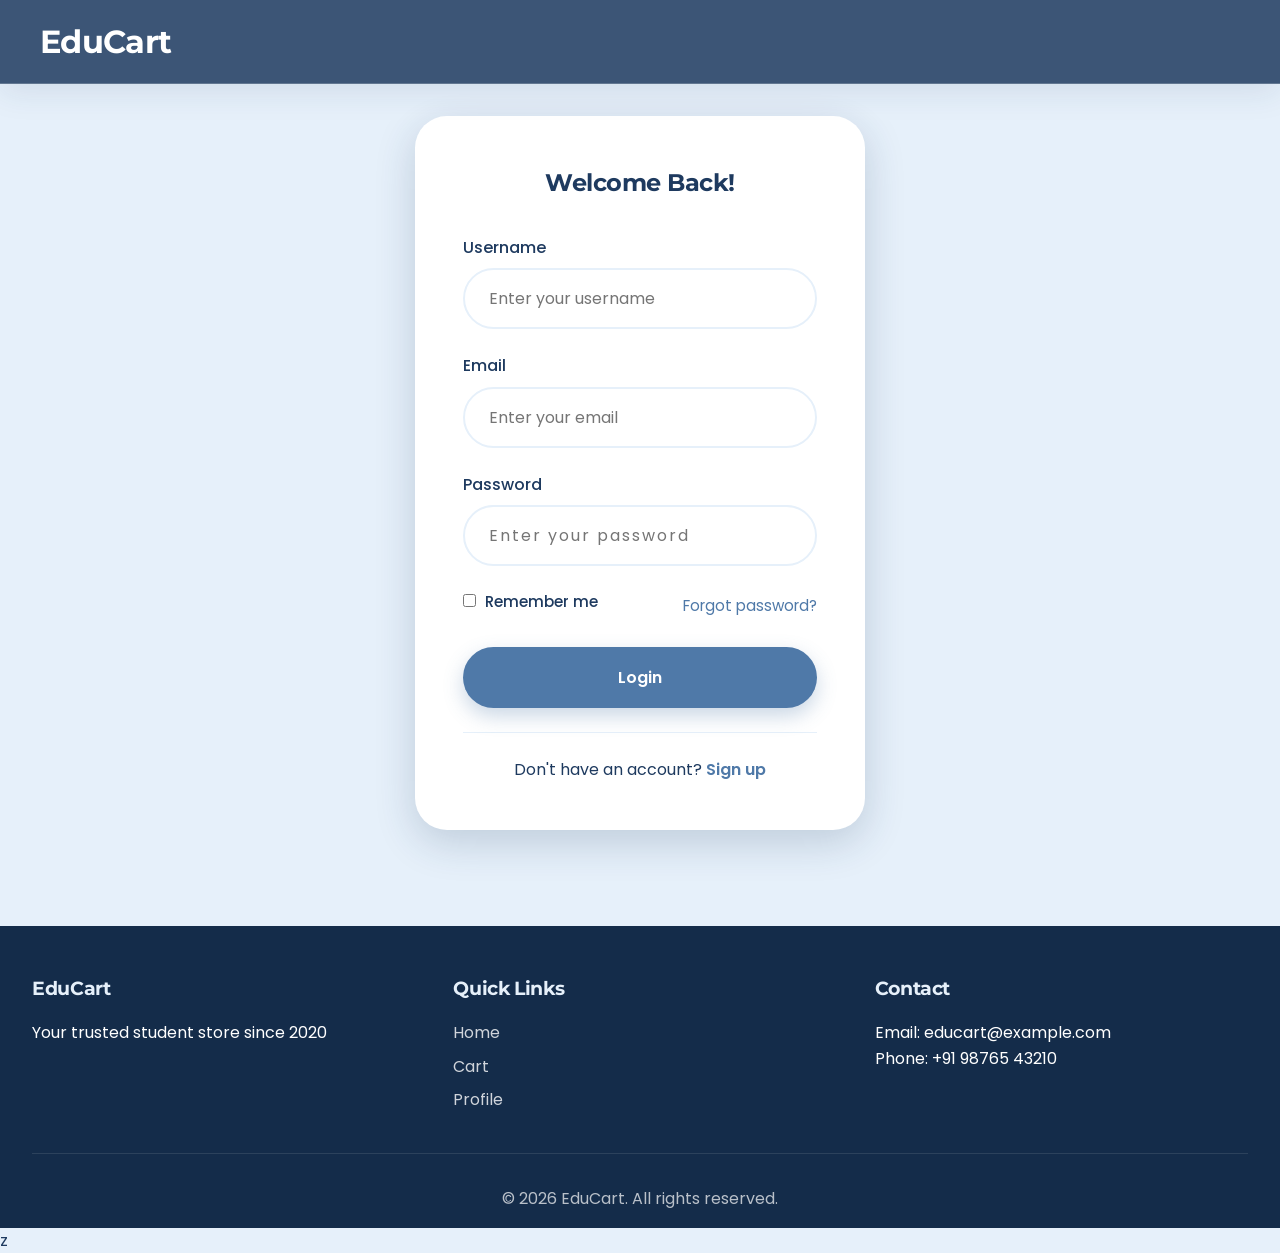
<file: profile.html>
<!DOCTYPE html>
<html lang="en">
<head>
    <meta charset="UTF-8">
    <meta name="viewport" content="width=device-width, initial-scale=1.0">
    <title>Profile - EduCart</title>
    <link rel="stylesheet" href="style.css">
    <link rel="preconnect" href="https://fonts.googleapis.com">
    <link rel="preconnect" href="https://fonts.gstatic.com" crossorigin>
    <link href="https://fonts.googleapis.com/css2?family=Inter:opsz,wght@14..32,400;14..32,500;14..32,600;14..32,700;14..32,800&family=Outfit:wght@300;400;500;600;700&display=swap" rel="stylesheet">
    <link rel="stylesheet" href="https://cdnjs.cloudflare.com/ajax/libs/font-awesome/6.0.0-beta3/css/all.min.css">
</head>
<body>
    <nav class="navbar glass">
        <div class="nav-left">
            <button class="menu-toggle" id="menuToggle"><i class="fas fa-bars"></i></button>
            <a href="index.html" class="logo">EduCart</a>
        </div>
        <div class="nav-center">
            <div class="search-box">
                <input type="text" placeholder="Search products...">
                <button><i class="fas fa-search"></i></button>
            </div>
        </div>
        <div class="nav-right">
            <a href="cart.html" class="nav-icon"><i class="fas fa-shopping-cart"></i><span class="cart-badge" id="cartBadge">0</span></a>
        </div>
    </nav>

    <!-- Sidebar Menu -->
    <div class="sidebar-overlay" id="sidebarOverlay"></div>
    <div class="sidebar" id="sidebar">
        <div class="sidebar-header">
            <h3>Categories</h3>
            <button class="close-sidebar" id="closeSidebar"><i class="fas fa-times"></i></button>
        </div>
        <ul class="sidebar-menu">
            <li><a href="pens.html"> Pens</a></li>
            <li><a href="books.html"> Books</a></li>
            <li><a href="#"> Art Supplies</a></li>
            <li><a href="#">Bags</a></li>
            <li><a href="#">Exam Guides</a></li>
            <li class="more-btn"><a href="rewards.html"></a> More (Rewards)</a></li>
        </ul>
    </div>

    <div class="profile-container">
        <div class="profile-card">
            <div class="profile-header">
                <i class="fas fa-user-circle"></i>
                <h2>My Profile</h2>
            </div>
            
            <div class="profile-info" id="profileInfo">
                <!-- Loaded by JavaScript -->
            </div>
            
            <div class="profile-stats">
                <div class="stat-item">
                    <span class="stat-label">Total Orders</span>
                    <span class="stat-value" id="totalOrders">0</span>
                </div>
                <div class="stat-item">
                    <span class="stat-label">Reward Points</span>
                    <span class="stat-value" id="totalPoints">1,250</span>
                </div>
                <div class="stat-item">
                    <span class="stat-label">Member Since</span>
                    <span class="stat-value" id="memberSince">2026</span>
                </div>
            </div>
            
            <h3 style="margin: 2rem 0 1rem;">Order History</h3>
            <div class="order-history" id="orderHistory">
                <!-- Loaded by JavaScript -->
            </div>
            
            <div class="profile-actions">
                <button class="btn btn-secondary" id="logoutBtn">Logout</button>
                <button class="btn btn-primary" id="exportBtn">Export My Data</button>
            </div>
        </div>
    </div>

    <footer>
        <div class="footer-content">
            <div class="footer-section">
                <h3>EduCart</h3>
                <p>Your trusted student store since 2020</p>
            </div>
            <div class="footer-section">
                <h3>Quick Links</h3>
                <ul>
                    <li><a href="index.html">Home</a></li>
                    <li><a href="cart.html">Cart</a></li>
                    <li><a href="profile.html">Profile</a></li>
                </ul>
            </div>
            <div class="footer-section">
                <h3>Contact</h3>
                <p>Email: educart@example.com</p>
                <p>Phone: +91 98765 43210</p>
            </div>
        </div>
        <div class="footer-bottom">
            <p>© 2026 EduCart. All rights reserved.</p>
        </div>
    </footer>

    <script src="script.js"></script>
    <script>
        // Load profile data
        const user = JSON.parse(localStorage.getItem('user'));
        if (!user) {
            window.location.href = 'login.html';
        }
        
        document.getElementById('profileInfo').innerHTML = `
            <div class="info-row">
                <strong>Username:</strong> <span>${user.username}</span>
            </div>
            <div class="info-row">
                <strong>Email:</strong> <span>${user.email}</span>
            </div>
        `;
        
        // Load order history
        const orders = JSON.parse(localStorage.getItem('orders')) || [];
        document.getElementById('totalOrders').textContent = orders.length;
        
        if (orders.length === 0) {
            document.getElementById('orderHistory').innerHTML = '<p class="no-orders">No orders yet. Start shopping!</p>';
        } else {
            let ordersHtml = '';
            orders.forEach((order, index) => {
                ordersHtml += `
                    <div class="order-item">
                        <div class="order-header">
                            <span class="order-id">Order #${order.id || 'ORD' + (index + 1000)}</span>
                            <span class="order-date">${new Date(order.date).toLocaleDateString()}</span>
                        </div>
                        <div class="order-details">
                            <span>Total: ₹${order.total}</span>
                            <span>Status: Delivered</span>
                        </div>
                    </div>
                `;
            });
            document.getElementById('orderHistory').innerHTML = ordersHtml;
        }
        
        // Logout
        document.getElementById('logoutBtn').addEventListener('click', function() {
            localStorage.removeItem('user');
            window.location.href = 'index.html';
        });
        
        // Export user data
        document.getElementById('exportBtn').addEventListener('click', function() {
            const userData = {
                profile: user,
                orders: orders,
                cart: JSON.parse(localStorage.getItem('cart')) || []
            };
            
            const dataStr = JSON.stringify(userData, null, 2);
            const blob = new Blob([dataStr], { type: 'application/json' });
            const url = URL.createObjectURL(blob);
            const a = document.createElement('a');
            a.href = url;
            a.download = 'educart-profile-data.json';
            a.click();
        });
    </script>
</body>
</html>
</file>
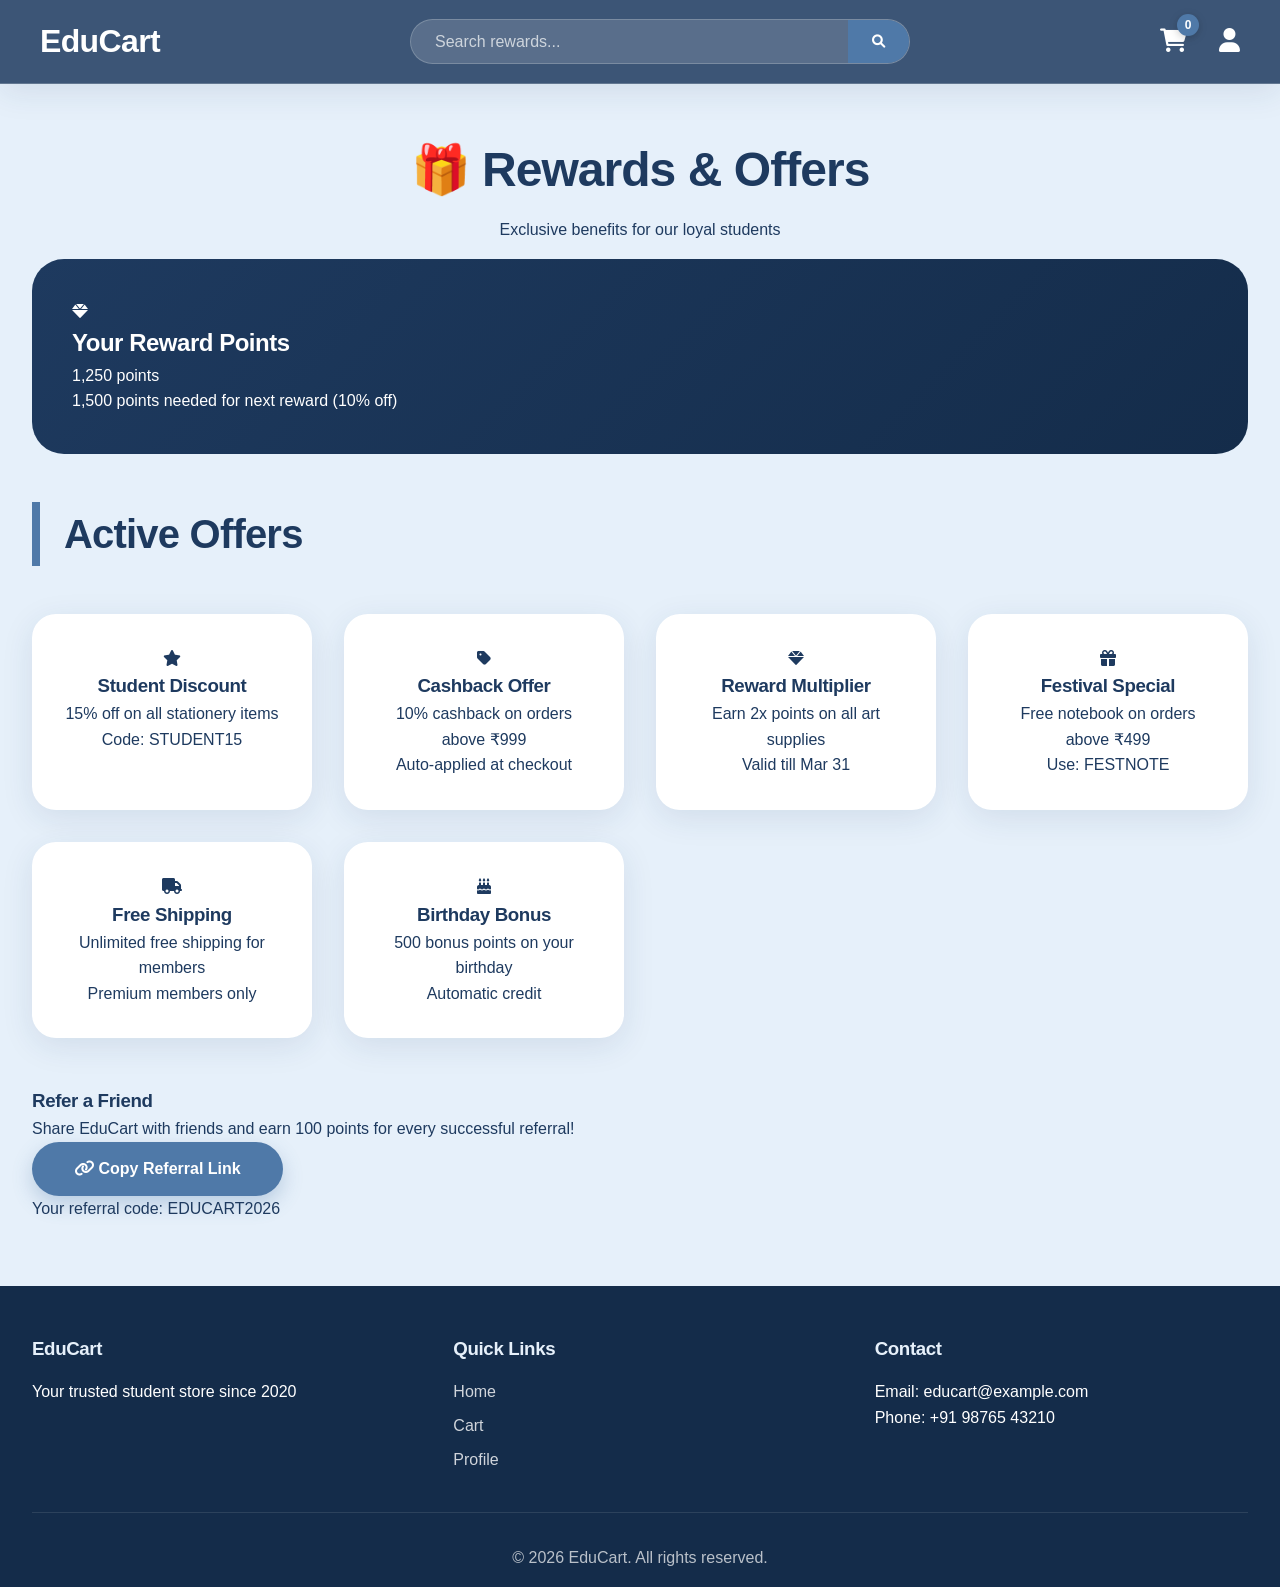
<file: rewards.html>
<!DOCTYPE html>
<html lang="en">
<head>
    <meta charset="UTF-8">
    <meta name="viewport" content="width=device-width, initial-scale=1.0">
    <title>Rewards - EduCart</title>
    <link rel="stylesheet" href="style.css">
    <link rel="preconnect" href="https://fonts.googleapis.com">
    <link rel="preconnect" href="https://fonts.gstatic.com" crossorigin>
    <link href="https://fonts.googleapis.com/css2?family=Inter:opsz,wght@14..32,400;14..32,500;14..32,600;14..32,700;14..32,800&family=Outfit:wght@300;400;500;600;700&display=swap" rel="stylesheet">
    <link rel="stylesheet" href="https://cdnjs.cloudflare.com/ajax/libs/font-awesome/6.0.0-beta3/css/all.min.css">
</head>
<body>
    <nav class="navbar glass">
        <div class="nav-left">
            <a href="index.html" class="logo">EduCart</a>
        </div>
        <div class="nav-center">
            <div class="search-box">
                <input type="text" placeholder="Search rewards...">
                <button><i class="fas fa-search"></i></button>
            </div>
        </div>
        <div class="nav-right">
            <a href="cart.html" class="nav-icon"><i class="fas fa-shopping-cart"></i><span class="cart-badge" id="cartBadge">0</span></a>
            <a href="profile.html" class="nav-icon"><i class="fas fa-user"></i></a>
        </div>
    </nav>

    <div class="container page-header">
        <h1>🎁 Rewards & Offers</h1>
        <p>Exclusive benefits for our loyal students</p>
    </div>

    <!-- Points Balance Card -->
    <div class="container">
        <div class="rewards-points-card">
            <div class="points-header">
                <i class="fas fa-gem"></i>
                <h2>Your Reward Points</h2>
            </div>
            <div class="points-display">
                <span class="points-number" id="rewardPoints">1,250</span>
                <span class="points-label">points</span>
            </div>
            <div class="progress-container">
                <div class="progress-bar">
                    <div class="progress-fill" style="width: 62%;"></div>
                </div>
                <p class="progress-text">1,500 points needed for next reward (10% off)</p>
            </div>
        </div>
    </div>

    <!-- Offers Grid -->
    <section class="container">
        <h2 class="section-title">Active Offers</h2>
        <div class="rewards-grid">
            <div class="reward-card animated">
                <i class="fas fa-star"></i>
                <h3>Student Discount</h3>
                <p>15% off on all stationery items</p>
                <p class="offer-code">Code: STUDENT15</p>
            </div>
            <div class="reward-card animated">
                <i class="fas fa-tag"></i>
                <h3>Cashback Offer</h3>
                <p>10% cashback on orders above ₹999</p>
                <p class="offer-code">Auto-applied at checkout</p>
            </div>
            <div class="reward-card animated">
                <i class="fas fa-gem"></i>
                <h3>Reward Multiplier</h3>
                <p>Earn 2x points on all art supplies</p>
                <p class="offer-code">Valid till Mar 31</p>
            </div>
            <div class="reward-card animated">
                <i class="fas fa-gift"></i>
                <h3>Festival Special</h3>
                <p>Free notebook on orders above ₹499</p>
                <p class="offer-code">Use: FESTNOTE</p>
            </div>
            <div class="reward-card animated">
                <i class="fas fa-truck"></i>
                <h3>Free Shipping</h3>
                <p>Unlimited free shipping for members</p>
                <p class="offer-code">Premium members only</p>
            </div>
            <div class="reward-card animated">
                <i class="fas fa-birthday-cake"></i>
                <h3>Birthday Bonus</h3>
                <p>500 bonus points on your birthday</p>
                <p class="offer-code">Automatic credit</p>
            </div>
        </div>
    </section>

    <!-- Referral Section -->
    <section class="container">
        <div class="refer-section">
            <h3>Refer a Friend</h3>
            <p>Share EduCart with friends and earn 100 points for every successful referral!</p>
            <div class="refer-actions">
                <button class="btn btn-primary" onclick="copyReferralLink()">
                    <i class="fas fa-link"></i> Copy Referral Link
                </button>
                <p class="small-text">Your referral code: EDUCART2026</p>
            </div>
        </div>
    </section>

    <footer>
        <div class="footer-content">
            <div class="footer-section">
                <h3>EduCart</h3>
                <p>Your trusted student store since 2020</p>
            </div>
            <div class="footer-section">
                <h3>Quick Links</h3>
                <ul>
                    <li><a href="index.html">Home</a></li>
                    <li><a href="cart.html">Cart</a></li>
                    <li><a href="profile.html">Profile</a></li>
                </ul>
            </div>
            <div class="footer-section">
                <h3>Contact</h3>
                <p>Email: educart@example.com</p>
                <p>Phone: +91 98765 43210</p>
            </div>
        </div>
        <div class="footer-bottom">
            <p>© 2026 EduCart. All rights reserved.</p>
        </div>
    </footer>

    <script src="script.js"></script>
    <script>
        function copyReferralLink() {
            navigator.clipboard.writeText('https://educart.com/refer?code=EDUCART2026');
            alert('Referral link copied to clipboard!');
        }
        
        // Simulate points update based on user activity
        const user = JSON.parse(localStorage.getItem('user'));
        if (user) {
            // In a real app, points would come from backend
            const orders = JSON.parse(localStorage.getItem('orders')) || [];
            const points = orders.reduce((sum, order) => sum + Math.floor(order.total / 10), 250);
            document.getElementById('rewardPoints').textContent = points.toLocaleString();
        }
    </script>
</body>
</html>
</file>
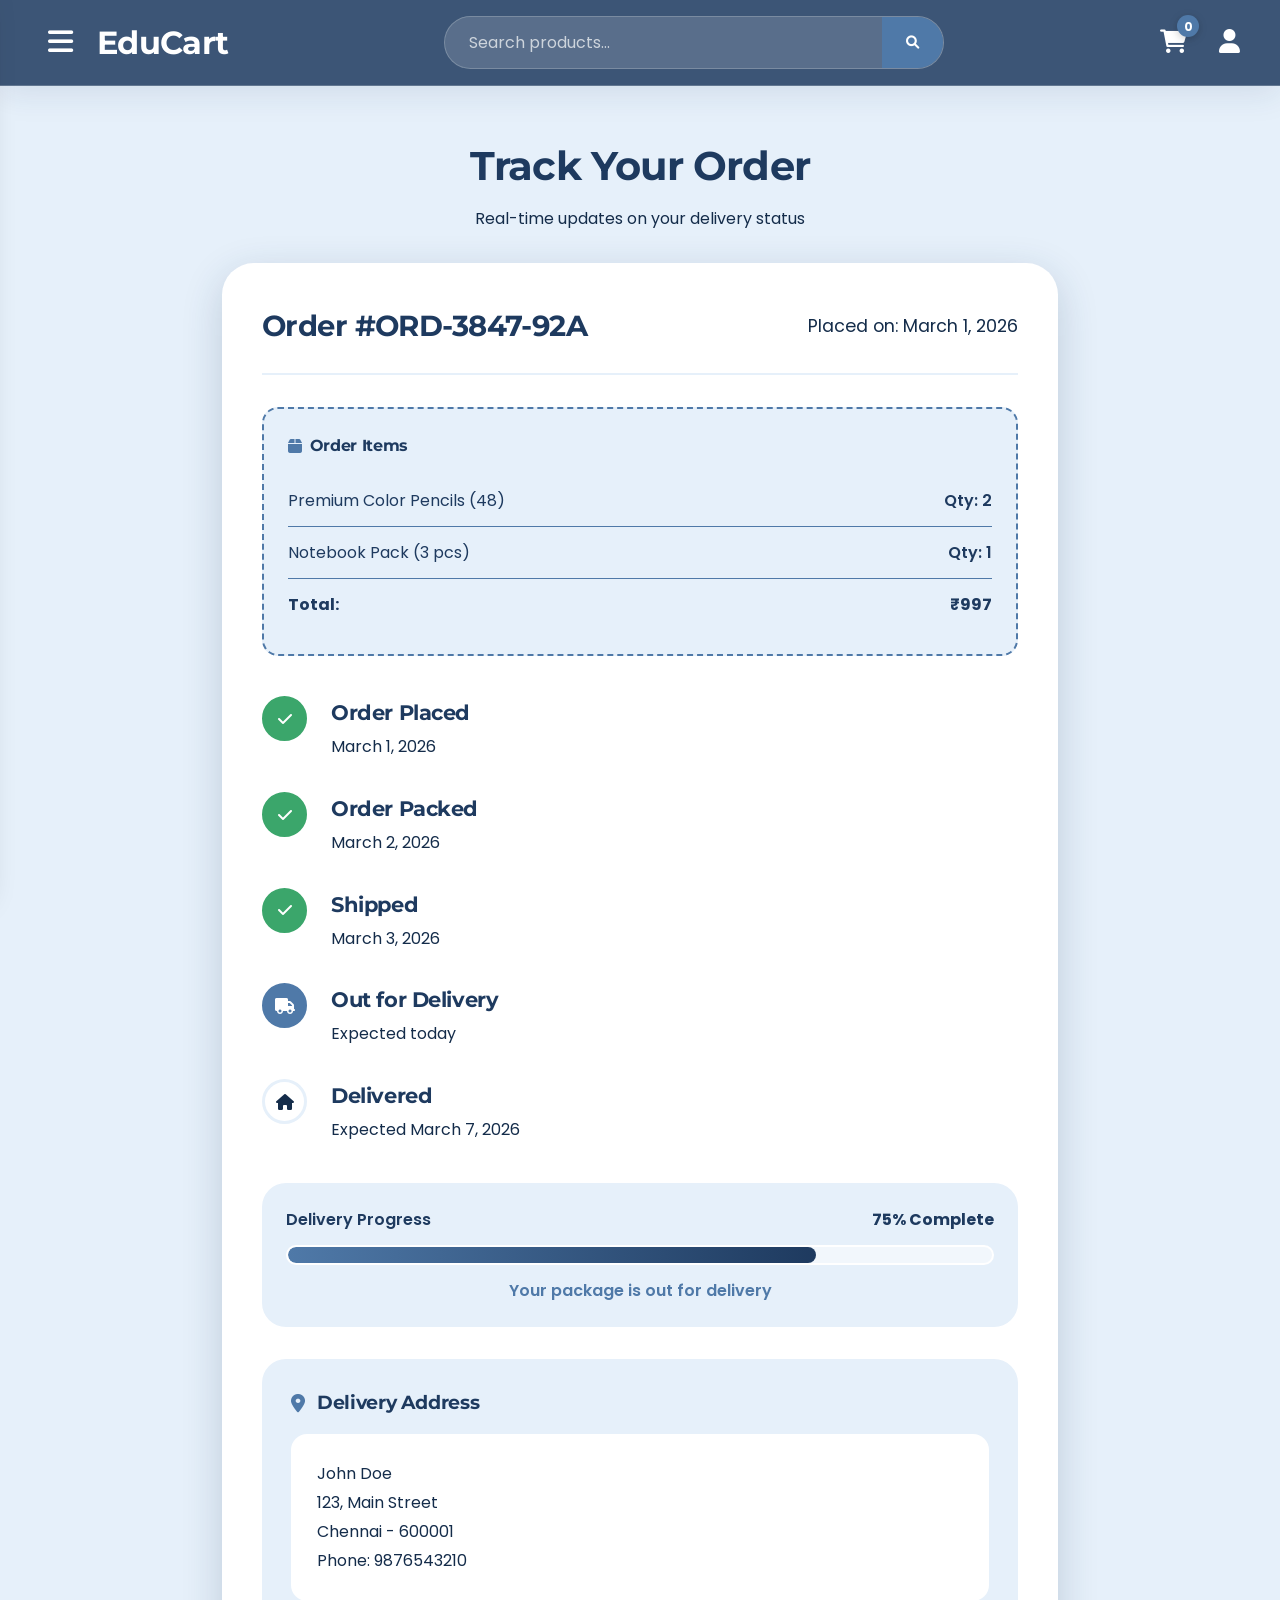
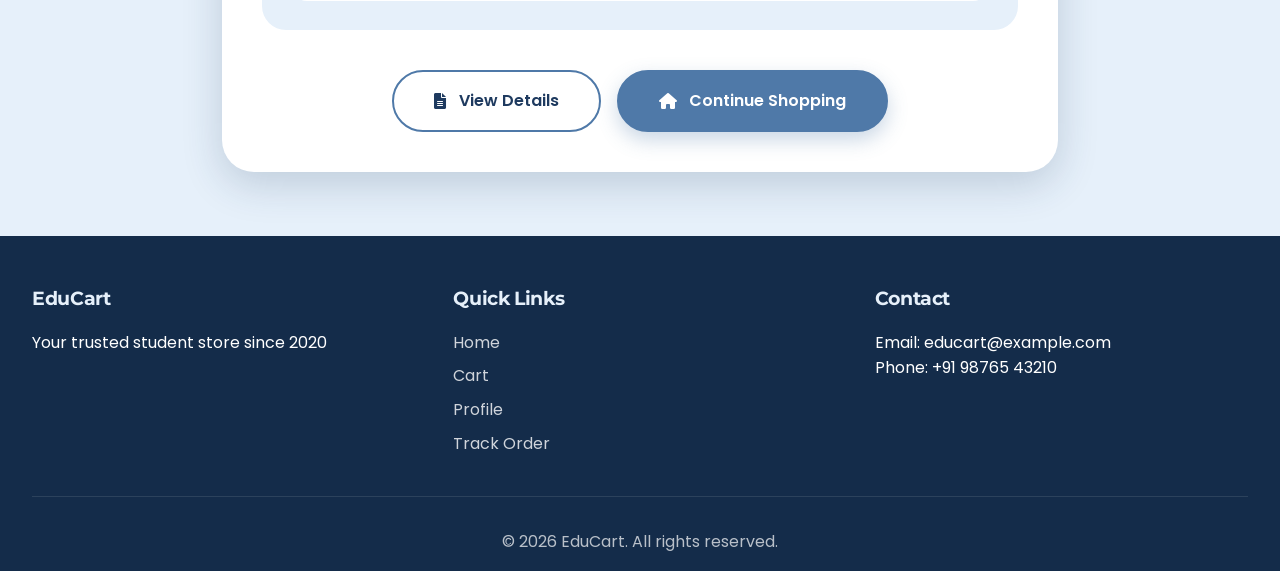
<file: track.html>
<!DOCTYPE html>
<html lang="en">
<head>
    <meta charset="UTF-8">
    <meta name="viewport" content="width=device-width, initial-scale=1.0">
    <title>Track Order - EduCart</title>
    <link rel="stylesheet" href="style.css">
    <!-- Google Fonts: Montserrat + Poppins -->
    <link rel="preconnect" href="https://fonts.googleapis.com">
    <link rel="preconnect" href="https://fonts.gstatic.com" crossorigin>
    <link href="https://fonts.googleapis.com/css2?family=Montserrat:wght@400;500;600;700;800&family=Poppins:wght@300;400;500;600&display=swap" rel="stylesheet">
    <link rel="stylesheet" href="https://cdnjs.cloudflare.com/ajax/libs/font-awesome/6.0.0-beta3/css/all.min.css">
</head>
<body>
    <!-- Navbar -->
    <nav class="navbar glass">
        <div class="nav-left">
            <button class="menu-toggle" id="menuToggle">
                <i class="fas fa-bars"></i>
            </button>
            <a href="index.html" class="logo">EduCart</a>
        </div>
        <div class="nav-center">
            <div class="search-box">
                <input type="text" placeholder="Search products...">
                <button><i class="fas fa-search"></i></button>
            </div>
        </div>
        <div class="nav-right">
            <a href="cart.html" class="nav-icon">
                <i class="fas fa-shopping-cart"></i>
                <span class="cart-badge" id="cartBadge">0</span>
            </a>
            <a href="profile.html" class="nav-icon"><i class="fas fa-user"></i></a>
        </div>
    </nav>

    <!-- Sidebar Menu -->
    <div class="sidebar-overlay" id="sidebarOverlay"></div>
    <div class="sidebar" id="sidebar">
        <div class="sidebar-header">
            <h3>Categories</h3>
            <button class="close-sidebar" id="closeSidebar"><i class="fas fa-times"></i></button>
        </div>
        <ul class="sidebar-menu">
            <li><a href="pens.html"><i class="fas fa-pen"></i> Pens</a></li>
            <li><a href="books.html"><i class="fas fa-book"></i> Books</a></li>
            <li><a href="#"><i class="fas fa-paint-brush"></i> Art Supplies</a></li>
            <li><a href="#"><i class="fas fa-briefcase"></i> Bags</a></li>
            <li><a href="#"><i class="fas fa-graduation-cap"></i> Exam Guides</a></li>
            <li class="more-btn"><a href="rewards.html"><i class="fas fa-gift"></i> Rewards</a></li>
        </ul>
    </div>

    <div class="container" style="max-width: 900px; margin: 3rem auto; padding: 0 2rem;">
        <div style="text-align: center; margin-bottom: 2rem;">
            <h1 style="font-size: 2.5rem; color: var(--dark-pastel); margin-bottom: 0.5rem;">Track Your Order</h1>
            <p style="color: var(--deep-blue);">Real-time updates on your delivery status</p>
        </div>

        <!-- Main Track Card -->
        <div style="background: white; border-radius: 2rem; padding: 2.5rem; box-shadow: var(--shadow-hover); margin-bottom: 2rem;">
            <!-- Order Info -->
            <div style="display: flex; justify-content: space-between; align-items: center; padding-bottom: 1.5rem; border-bottom: 2px solid var(--light-bg); margin-bottom: 2rem; flex-wrap: wrap; gap: 1rem;">
                <h2 style="color: var(--dark-pastel); font-size: 1.8rem;" id="trackOrderNumber">Order #ORD-3847-92A</h2>
                <p style="color: var(--deep-blue); font-size: 1.1rem;" id="orderDate">Placed on: March 1, 2026</p>
            </div>

            <!-- Order Items Summary -->
            <div style="background: var(--light-bg); border-radius: 1rem; padding: 1.5rem; margin: 1.5rem 0; border: 2px dashed var(--soft-accent);">
                <h4 style="color: var(--dark-pastel); margin-bottom: 1rem; display: flex; align-items: center; gap: 0.5rem;">
                    <i class="fas fa-box" style="color: var(--soft-accent);"></i> Order Items
                </h4>
                <div id="orderItemsList">
                    <div style="display: flex; justify-content: space-between; padding: 0.8rem 0; border-bottom: 1px solid var(--soft-accent);">
                        <span>Premium Color Pencils (48)</span>
                        <span style="font-weight: 600;">Qty: 2</span>
                    </div>
                    <div style="display: flex; justify-content: space-between; padding: 0.8rem 0; border-bottom: 1px solid var(--soft-accent);">
                        <span>Notebook Pack (3 pcs)</span>
                        <span style="font-weight: 600;">Qty: 1</span>
                    </div>
                    <div style="display: flex; justify-content: space-between; padding: 0.8rem 0; font-weight: 700; color: var(--dark-pastel);">
                        <span>Total:</span>
                        <span id="orderTotal">₹997</span>
                    </div>
                </div>
            </div>

            <!-- Progress Tracker -->
            <div style="margin: 2.5rem 0; position: relative;">
                <!-- Step 1 -->
                <div style="display: flex; align-items: flex-start; gap: 1.5rem; margin-bottom: 2rem; position: relative;">
                    <div style="width: 45px; height: 45px; background: var(--success); border: 3px solid var(--success); border-radius: 50%; display: flex; align-items: center; justify-content: center; color: white; z-index: 2;">
                        <i class="fas fa-check"></i>
                    </div>
                    <div style="flex: 1;">
                        <h4 style="font-size: 1.3rem; color: var(--dark-pastel); margin-bottom: 0.3rem;">Order Placed</h4>
                        <p style="color: var(--deep-blue);" id="orderPlacedDate">March 1, 2026</p>
                    </div>
                </div>
                
                <!-- Step 2 -->
                <div style="display: flex; align-items: flex-start; gap: 1.5rem; margin-bottom: 2rem; position: relative; margin-left: 0;">
                    <div style="width: 45px; height: 45px; background: var(--success); border: 3px solid var(--success); border-radius: 50%; display: flex; align-items: center; justify-content: center; color: white; z-index: 2;">
                        <i class="fas fa-check"></i>
                    </div>
                    <div style="flex: 1;">
                        <h4 style="font-size: 1.3rem; color: var(--dark-pastel); margin-bottom: 0.3rem;">Order Packed</h4>
                        <p style="color: var(--deep-blue);" id="orderPackedDate">March 2, 2026</p>
                    </div>
                </div>
                
                <!-- Step 3 -->
                <div style="display: flex; align-items: flex-start; gap: 1.5rem; margin-bottom: 2rem; position: relative;">
                    <div style="width: 45px; height: 45px; background: var(--success); border: 3px solid var(--success); border-radius: 50%; display: flex; align-items: center; justify-content: center; color: white; z-index: 2;">
                        <i class="fas fa-check"></i>
                    </div>
                    <div style="flex: 1;">
                        <h4 style="font-size: 1.3rem; color: var(--dark-pastel); margin-bottom: 0.3rem;">Shipped</h4>
                        <p style="color: var(--deep-blue);" id="orderShippedDate">March 3, 2026</p>
                    </div>
                </div>
                
                <!-- Step 4 - Active -->
                <div style="display: flex; align-items: flex-start; gap: 1.5rem; margin-bottom: 2rem; position: relative;">
                    <div style="width: 45px; height: 45px; background: var(--soft-accent); border: 3px solid var(--soft-accent); border-radius: 50%; display: flex; align-items: center; justify-content: center; color: white; z-index: 2; animation: pulse 1.5s infinite;">
                        <i class="fas fa-truck"></i>
                    </div>
                    <div style="flex: 1;">
                        <h4 style="font-size: 1.3rem; color: var(--dark-pastel); margin-bottom: 0.3rem;">Out for Delivery</h4>
                        <p style="color: var(--deep-blue);" id="outForDeliveryDate">Expected today</p>
                    </div>
                </div>
                
                <!-- Step 5 - Pending -->
                <div style="display: flex; align-items: flex-start; gap: 1.5rem; margin-bottom: 2rem; position: relative;">
                    <div style="width: 45px; height: 45px; background: white; border: 3px solid var(--light-bg); border-radius: 50%; display: flex; align-items: center; justify-content: center; color: var(--deep-blue); z-index: 2;">
                        <i class="fas fa-home"></i>
                    </div>
                    <div style="flex: 1;">
                        <h4 style="font-size: 1.3rem; color: var(--dark-pastel); margin-bottom: 0.3rem;">Delivered</h4>
                        <p style="color: var(--deep-blue);" id="deliveryEstimate">Expected March 7, 2026</p>
                    </div>
                </div>
            </div>

            <!-- Progress Bar -->
            <div style="background: var(--light-bg); border-radius: 1.5rem; padding: 1.5rem; margin: 2rem 0;">
                <div style="display: flex; justify-content: space-between; margin-bottom: 0.8rem; font-weight: 600; color: var(--dark-pastel);">
                    <span>Delivery Progress</span>
                    <strong>75% Complete</strong>
                </div>
                <div style="height: 20px; background: rgba(255,255,255,0.5); border-radius: 40px; overflow: hidden; margin-bottom: 0.5rem; border: 2px solid white;">
                    <div style="height: 100%; width: 75%; background: linear-gradient(90deg, var(--soft-accent), var(--dark-pastel)); border-radius: 40px;"></div>
                </div>
                <p style="text-align: center; font-weight: 600; color: var(--soft-accent); margin-top: 0.8rem;">Your package is out for delivery</p>
            </div>

            <!-- Delivery Address -->
            <div style="background: var(--light-bg); border-radius: 1.5rem; padding: 1.8rem; margin: 2rem 0;">
                <h3 style="color: var(--dark-pastel); margin-bottom: 1rem; display: flex; align-items: center; gap: 0.8rem;">
                    <i class="fas fa-map-marker-alt" style="color: var(--soft-accent);"></i> Delivery Address
                </h3>
                <div style="background: white; border-radius: 1rem; padding: 1.5rem; line-height: 1.8; color: var(--deep-blue); border: 2px solid white;" id="deliveryAddress">
                    John Doe<br>
                    123, Main Street<br>
                    Chennai - 600001<br>
                    Phone: 9876543210
                </div>
            </div>

            <!-- Action Buttons - Fully Styled -->
            <div style="display: flex; gap: 1rem; justify-content: center; margin-top: 2.5rem; flex-wrap: wrap;">
                <a href="order-confirmation.html" style="padding: 1rem 2.5rem; border-radius: 60px; font-weight: 600; font-size: 1rem; text-decoration: none; cursor: pointer; transition: all 0.3s ease; display: inline-flex; align-items: center; gap: 0.8rem; background: transparent; color: var(--dark-pastel); border: 2px solid var(--soft-accent);" 
                   onmouseover="this.style.background='var(--soft-accent)'; this.style.color='white';" 
                   onmouseout="this.style.background='transparent'; this.style.color='var(--dark-pastel)';">
                    <i class="fas fa-file-alt"></i> View Details
                </a>
                <a href="index.html" style="padding: 1rem 2.5rem; border-radius: 60px; font-weight: 600; font-size: 1rem; text-decoration: none; cursor: pointer; transition: all 0.3s ease; display: inline-flex; align-items: center; gap: 0.8rem; background: var(--soft-accent); color: white; border: 2px solid var(--soft-accent); box-shadow: 0 8px 20px rgba(79, 121, 168, 0.3);"
                   onmouseover="this.style.background='var(--dark-pastel)'; this.style.transform='translateY(-3px) scale(1.02)'; this.style.boxShadow='0 12px 30px rgba(30, 58, 95, 0.4)';"
                   onmouseout="this.style.background='var(--soft-accent)'; this.style.transform='none'; this.style.boxShadow='0 8px 20px rgba(79, 121, 168, 0.3)';">
                    <i class="fas fa-home"></i> Continue Shopping
                </a>
            </div>
        </div>
    </div>

    <style>
        @keyframes pulse {
            0% { box-shadow: 0 0 0 0 rgba(79, 121, 168, 0.7); }
            70% { box-shadow: 0 0 0 10px rgba(79, 121, 168, 0); }
            100% { box-shadow: 0 0 0 0 rgba(79, 121, 168, 0); }
        }
    </style>

    <footer>
        <div class="footer-content">
            <div class="footer-section">
                <h3>EduCart</h3>
                <p>Your trusted student store since 2020</p>
            </div>
            <div class="footer-section">
                <h3>Quick Links</h3>
                <ul>
                    <li><a href="index.html">Home</a></li>
                    <li><a href="cart.html">Cart</a></li>
                    <li><a href="profile.html">Profile</a></li>
                    <li><a href="track.html">Track Order</a></li>
                </ul>
            </div>
            <div class="footer-section">
                <h3>Contact</h3>
                <p>Email: educart@example.com</p>
                <p>Phone: +91 98765 43210</p>
            </div>
        </div>
        <div class="footer-bottom">
            <p>© 2026 EduCart. All rights reserved.</p>
        </div>
    </footer>

    <script>
        // Sidebar functionality
        document.addEventListener('DOMContentLoaded', function() {
            const menuToggle = document.getElementById('menuToggle');
            const sidebar = document.getElementById('sidebar');
            const overlay = document.getElementById('sidebarOverlay');
            const closeBtn = document.getElementById('closeSidebar');
            
            if (menuToggle && sidebar && overlay) {
                menuToggle.addEventListener('click', function() {
                    sidebar.classList.add('open');
                    overlay.classList.add('active');
                    document.body.style.overflow = 'hidden';
                });
                
                function closeSidebar() {
                    sidebar.classList.remove('open');
                    overlay.classList.remove('active');
                    document.body.style.overflow = '';
                }
                
                if (closeBtn) {
                    closeBtn.addEventListener('click', closeSidebar);
                }
                
                overlay.addEventListener('click', closeSidebar);
            }
            
            // Load order data
            loadOrderData();
            updateCartBadge();
        });

        function loadOrderData() {
            const orders = JSON.parse(localStorage.getItem('orders')) || [];
            const latestOrder = orders[orders.length - 1];
            
            if (latestOrder) {
                document.getElementById('trackOrderNumber').textContent = `Order #${latestOrder.id}`;
                
                const orderDate = new Date(latestOrder.date);
                document.getElementById('orderDate').textContent = `Placed on: ${orderDate.toLocaleDateString('en-US', { year: 'numeric', month: 'long', day: 'numeric' })}`;
                
                // Set dates for tracking steps
                document.getElementById('orderPlacedDate').textContent = orderDate.toLocaleDateString('en-US', { year: 'numeric', month: 'long', day: 'numeric' });
                
                const packedDate = new Date(orderDate);
                packedDate.setDate(packedDate.getDate() + 1);
                document.getElementById('orderPackedDate').textContent = packedDate.toLocaleDateString('en-US', { year: 'numeric', month: 'long', day: 'numeric' });
                
                const shippedDate = new Date(orderDate);
                shippedDate.setDate(shippedDate.getDate() + 2);
                document.getElementById('orderShippedDate').textContent = shippedDate.toLocaleDateString('en-US', { year: 'numeric', month: 'long', day: 'numeric' });
                
                const deliveryDate = new Date(orderDate);
                deliveryDate.setDate(deliveryDate.getDate() + 6);
                document.getElementById('deliveryEstimate').textContent = `Expected ${deliveryDate.toLocaleDateString('en-US', { year: 'numeric', month: 'long', day: 'numeric' })}`;
                
                // Show order items
                if (latestOrder.items && latestOrder.items.length > 0) {
                    let itemsHtml = '';
                    let total = 0;
                    
                    latestOrder.items.forEach(item => {
                        const itemTotal = item.price * (item.quantity || 1);
                        total += itemTotal;
                        itemsHtml += `
                            <div style="display: flex; justify-content: space-between; padding: 0.8rem 0; border-bottom: 1px solid var(--soft-accent);">
                                <span>${item.name}</span>
                                <span style="font-weight: 600;">Qty: ${item.quantity || 1}</span>
                            </div>
                        `;
                    });
                    
                    itemsHtml += `
                        <div style="display: flex; justify-content: space-between; padding: 0.8rem 0; font-weight: 700; color: var(--dark-pastel);">
                            <span>Total:</span>
                            <span>₹${total}</span>
                        </div>
                    `;
                    
                    document.getElementById('orderItemsList').innerHTML = itemsHtml;
                    document.getElementById('orderTotal').textContent = `₹${total}`;
                }
                
                // Show delivery address
                if (latestOrder.customer) {
                    document.getElementById('deliveryAddress').innerHTML = `
                        ${latestOrder.customer.fullName}<br>
                        ${latestOrder.customer.address}<br>
                        ${latestOrder.customer.city} - ${latestOrder.customer.pincode}<br>
                        Phone: ${latestOrder.customer.phone}
                    `;
                }
            }
        }

        function updateCartBadge() {
            const cart = JSON.parse(localStorage.getItem('cart')) || [];
            const totalItems = cart.reduce((sum, item) => sum + (item.quantity || 1), 0);
            const badges = document.querySelectorAll('.cart-badge');
            badges.forEach(badge => {
                badge.textContent = totalItems;
            });
        }
    </script>
</body>
</html>
</file>
<file: style.css>
/* ========== DARK PASTEL BLUE THEME ========== */
:root {
    --dark-pastel: #1e3a5f;
    --deep-blue: #142c4a;
    --soft-accent: #4f79a8;
    --light-bg: #e6f0fa;
    --glass-white: rgba(255, 255, 255, 0.15);
    --glass-border: rgba(255, 255, 255, 0.2);
    --shadow-sm: 0 8px 32px rgba(30, 58, 95, 0.1);
    --shadow-hover: 0 12px 40px rgba(30, 58, 95, 0.2);
    --text-dark: #1e3a5f;
    --text-light: #f0f7ff;
    --success: #3ba66b;
    --transition: all 0.3s cubic-bezier(0.4, 0, 0.2, 1);
}

* {
    margin: 0;
    padding: 0;
    box-sizing: border-box;
}

/* ========== FONTS ========== */
body {
    font-family: 'Poppins', sans-serif;
    background: var(--light-bg);
    color: var(--text-dark);
    line-height: 1.6;
    min-height: 100vh;
    opacity: 0;
    animation: pageFade 0.5s ease forwards;
}

h1, h2, h3, h4, h5, h6 {
    font-family: 'Montserrat', sans-serif;
    font-weight: 700;
    letter-spacing: -0.02em;
}

@keyframes pageFade {
    from { opacity: 0; transform: translateY(10px); }
    to { opacity: 1; transform: translateY(0); }
}

/* ========== NAVBAR ========== */
.navbar {
    position: sticky;
    top: 0;
    z-index: 1000;
    background: rgba(30, 58, 95, 0.85);
    backdrop-filter: blur(16px) saturate(180%);
    -webkit-backdrop-filter: blur(16px);
    border-bottom: 1px solid var(--glass-border);
    display: flex;
    align-items: center;
    justify-content: space-between;
    padding: 1rem 2.5rem;
    box-shadow: var(--shadow-sm);
}

.nav-left {
    display: flex;
    align-items: center;
    gap: 1rem;
}

/* Hamburger Menu Button */
.menu-toggle {
    background: none;
    border: none;
    color: white;
    font-size: 1.8rem;
    cursor: pointer;
    transition: var(--transition);
    padding: 0.5rem;
    display: flex;
    align-items: center;
    justify-content: center;
}

.menu-toggle:hover {
    transform: scale(1.15);
    color: var(--light-bg);
}

.logo {
    font-size: 2rem;
    font-weight: 700;
    color: white;
    text-decoration: none;
    letter-spacing: -0.02em;
    font-family: 'Montserrat', sans-serif;
}

.nav-center {
    flex: 1;
    max-width: 500px;
    margin: 0 2rem;
}

.search-box {
    display: flex;
    background: rgba(255, 255, 255, 0.15);
    border-radius: 60px;
    border: 1px solid var(--glass-border);
    overflow: hidden;
}

.search-box input {
    flex: 1;
    background: transparent;
    border: none;
    padding: 0.8rem 1.5rem;
    color: white;
    font-size: 1rem;
    font-family: 'Poppins', sans-serif;
}

.search-box input::placeholder {
    color: rgba(255, 255, 255, 0.7);
}

.search-box button {
    background: var(--soft-accent);
    border: none;
    padding: 0.8rem 1.5rem;
    color: white;
    cursor: pointer;
    transition: var(--transition);
}

.search-box button:hover {
    background: var(--dark-pastel);
}

.nav-right {
    display: flex;
    align-items: center;
    gap: 2rem;
}

.nav-icon {
    color: white;
    font-size: 1.5rem;
    transition: var(--transition);
    position: relative;
    text-decoration: none;
}

.nav-icon:hover {
    transform: scale(1.15);
    color: var(--light-bg);
}

.cart-badge {
    position: absolute;
    top: -8px;
    right: -12px;
    background: var(--soft-accent);
    color: white;
    border-radius: 50%;
    width: 22px;
    height: 22px;
    font-size: 0.75rem;
    display: flex;
    align-items: center;
    justify-content: center;
    font-weight: 700;
    box-shadow: 0 2px 8px rgba(0,0,0,0.2);
    animation: bounceBadge 2s infinite;
    font-family: 'Poppins', sans-serif;
}

@keyframes bounceBadge {
    0%,100% { transform: scale(1); }
    50% { transform: scale(1.15); }
}

/* ========== SIDEBAR ========== */
.sidebar-overlay {
    position: fixed;
    top: 0;
    left: 0;
    width: 100%;
    height: 100%;
    background: rgba(0,0,0,0.5);
    backdrop-filter: blur(5px);
    z-index: 1001;
    display: none;
}

.sidebar-overlay.active {
    display: block;
}

.sidebar {
    position: fixed;
    top: 0;
    left: -320px;
    width: 300px;
    height: 100vh;
    background: rgba(30, 58, 95, 0.95);
    backdrop-filter: blur(20px);
    border-right: 1px solid var(--glass-border);
    z-index: 1002;
    transition: left 0.3s ease;
    padding: 2rem 0;
    box-shadow: 4px 0 30px rgba(0,0,0,0.2);
}

.sidebar.open {
    left: 0;
}

.sidebar-header {
    display: flex;
    align-items: center;
    justify-content: space-between;
    padding: 0 2rem 1.5rem;
    border-bottom: 1px solid var(--glass-border);
    color: white;
}

.close-sidebar {
    background: none;
    border: none;
    color: white;
    font-size: 1.5rem;
    cursor: pointer;
}

.sidebar-menu {
    list-style: none;
    padding: 1.5rem 0;
}

.sidebar-menu li {
    margin-bottom: 0.5rem;
}

.sidebar-menu a {
    display: flex;
    align-items: center;
    gap: 1rem;
    padding: 1rem 2rem;
    color: white;
    text-decoration: none;
    transition: var(--transition);
    font-size: 1.1rem;
    font-family: 'Poppins', sans-serif;
}

.sidebar-menu a:hover {
    background: var(--soft-accent);
    padding-left: 2.5rem;
}

.sidebar-menu i {
    width: 24px;
    font-size: 1.3rem;
}

.more-btn {
    margin-top: 2rem;
    border-top: 1px solid var(--glass-border);
    padding-top: 1rem;
}

/* ========== HERO SECTION ========== */
.hero {
    height: 100vh;
    width: 100%;
    position: relative;
    background: linear-gradient(135deg, var(--dark-pastel), var(--deep-blue)), 
                url('https://images.unsplash.com/photo-1524995997946-a1c2e315a42f?q=80&w=2070&auto=format&fit=crop');
    background-size: cover;
    background-position: center;
    background-blend-mode: overlay;
    display: flex;
    align-items: center;
    justify-content: center;
    text-align: center;
}

.hero-overlay {
    position: absolute;
    top: 0;
    left: 0;
    width: 100%;
    height: 100%;
    background: rgba(30, 58, 95, 0.4);
    z-index: 1;
}

.hero-content {
    position: relative;
    z-index: 2;
    max-width: 900px;
    padding: 2rem;
}

.hero h1 {
    font-size: clamp(3rem, 8vw, 5.5rem);
    font-weight: 800;
    color: white;
    text-shadow: 0 10px 30px rgba(0,0,0,0.3);
    margin-bottom: 1rem;
    animation: floatText 4s ease-in-out infinite;
}

.hero p {
    font-size: clamp(1.5rem, 4vw, 2rem);
    color: rgba(255,255,255,0.95);
    margin-bottom: 2rem;
    animation: floatText 4s ease-in-out 0.2s infinite;
    font-family: 'Poppins', sans-serif;
}

@keyframes floatText {
    0%,100% { transform: translateY(0); }
    50% { transform: translateY(-15px); }
}

/* ========== BUTTONS ========== */
.btn {
    display: inline-block;
    padding: 1rem 2.5rem;
    border-radius: 60px;
    font-weight: 600;
    font-size: 1rem;
    text-decoration: none;
    cursor: pointer;
    transition: var(--transition);
    border: 2px solid transparent;
    text-align: center;
    font-family: 'Poppins', sans-serif;
}

.btn-primary {
    background: var(--soft-accent);
    color: white;
    box-shadow: 0 8px 20px rgba(79, 121, 168, 0.3);
}

.btn-primary:hover {
    background: var(--dark-pastel);
    transform: translateY(-3px) scale(1.02);
    box-shadow: 0 12px 30px rgba(30, 58, 95, 0.4);
}

.btn-secondary {
    background: transparent;
    color: var(--dark-pastel);
    border: 2px solid var(--soft-accent);
}

.btn-secondary:hover {
    background: var(--soft-accent);
    color: white;
    transform: translateY(-3px);
}

.btn-full {
    width: 100%;
}

/* Back to Home Button */
.back-home-container {
    text-align: left;
    margin-bottom: 2rem;
}

.btn-back-home {
    display: inline-flex;
    align-items: center;
    gap: 0.5rem;
    background: var(--soft-accent);
    color: white;
    padding: 0.8rem 2rem;
    border-radius: 60px;
    text-decoration: none;
    font-weight: 500;
    transition: var(--transition);
    box-shadow: var(--shadow-sm);
    font-family: 'Poppins', sans-serif;
}

.btn-back-home:hover {
    background: var(--dark-pastel);
    transform: translateX(-5px) scale(1.02);
    box-shadow: var(--shadow-hover);
}

.btn-back-home i {
    font-size: 1.1rem;
}

/* ========== CONTAINERS & SECTIONS ========== */
.container {
    max-width: 1300px;
    margin: 0 auto;
    padding: 0 2rem;
}

.section-title {
    font-size: 2.5rem;
    font-weight: 700;
    color: var(--dark-pastel);
    margin-bottom: 2rem;
    border-left: 8px solid var(--soft-accent);
    padding-left: 1.5rem;
    font-family: 'Montserrat', sans-serif;
}

/* About Section */
.about-section {
    padding: 4rem 0;
    background: white;
}

.about-content {
    background: var(--light-bg);
    padding: 3rem;
    border-radius: 2rem;
    font-size: 1.2rem;
    line-height: 1.8;
    box-shadow: var(--shadow-sm);
}

/* Product Preview */
.product-preview {
    padding: 4rem 0;
}

.preview-grid {
    display: grid;
    grid-template-columns: repeat(auto-fit, minmax(250px, 1fr));
    gap: 2rem;
}

.preview-card {
    background: white;
    border-radius: 1.5rem;
    overflow: hidden;
    box-shadow: var(--shadow-sm);
    transition: var(--transition);
    cursor: pointer;
    text-align: center;
    padding-bottom: 1.5rem;
}

.preview-card:hover {
    transform: translateY(-10px);
    box-shadow: var(--shadow-hover);
}

.preview-card img {
    width: 100%;
    height: 200px;
    object-fit: cover;
}

.preview-card h3 {
    padding: 1.5rem 1.5rem 0.5rem;
    color: var(--dark-pastel);
    font-size: 1.3rem;
}

.preview-card .price {
    font-size: 1.3rem;
    font-weight: 600;
    color: var(--soft-accent);
    margin: 0.5rem 0;
}

.btn-add {
    background: var(--soft-accent);
    color: white;
    border: none;
    padding: 0.8rem 2rem;
    border-radius: 60px;
    font-weight: 600;
    cursor: pointer;
    transition: var(--transition);
    margin-top: 0.5rem;
    font-family: 'Poppins', sans-serif;
}

.btn-add:hover {
    background: var(--dark-pastel);
    transform: scale(1.05);
    box-shadow: 0 5px 20px var(--soft-accent);
}

/* Kids Special Section */
.kids-special {
    background: linear-gradient(135deg, var(--light-bg), white);
    padding: 4rem 0;
}

.special-container {
    display: grid;
    grid-template-columns: 1fr 1fr;
    gap: 4rem;
    align-items: center;
}

.special-image img {
    width: 100%;
    border-radius: 2rem;
    box-shadow: var(--shadow-hover);
}

.special-content h2 {
    font-size: 2.5rem;
    color: var(--dark-pastel);
    margin-bottom: 1.5rem;
}

.special-content p {
    font-size: 1.2rem;
    margin-bottom: 2rem;
    color: var(--deep-blue);
}

/* Product Grid */
.product-grid {
    display: grid;
    grid-template-columns: repeat(auto-fill, minmax(280px, 1fr));
    gap: 2rem;
    padding: 2rem 0 4rem;
}

.product-card {
    background: white;
    border-radius: 1.5rem;
    overflow: hidden;
    box-shadow: var(--shadow-sm);
    transition: var(--transition);
    text-align: center;
    padding-bottom: 1.5rem;
}

.product-card:hover {
    transform: translateY(-8px) scale(1.02);
    box-shadow: var(--shadow-hover);
}

.product-card img {
    width: 100%;
    height: 220px;
    object-fit: cover;
}

.product-card h3 {
    font-size: 1.3rem;
    color: var(--dark-pastel);
    padding: 1rem 1rem 0.5rem;
}

.product-card .price {
    font-size: 1.5rem;
    font-weight: 700;
    color: var(--soft-accent);
    margin: 0.5rem 0;
}

/* Page Header */
.page-header {
    text-align: center;
    padding: 3rem 0 1rem;
}

.page-header h1 {
    font-size: 3rem;
    color: var(--dark-pastel);
    margin-bottom: 0.5rem;
}

/* ========== CART PAGE ========== */
.cart-container {
    max-width: 900px;
    margin: 2rem auto 4rem;
    background: white;
    border-radius: 2rem;
    padding: 2rem;
    box-shadow: var(--shadow-hover);
}

.cart-item {
    display: flex;
    align-items: center;
    justify-content: space-between;
    padding: 1.5rem;
    border-bottom: 2px solid var(--light-bg);
    transition: var(--transition);
}

.cart-item:hover {
    background: var(--light-bg);
    border-radius: 1rem;
}

.cart-item-info h3 {
    color: var(--dark-pastel);
    margin-bottom: 0.3rem;
}

.cart-item-price {
    font-size: 1.3rem;
    font-weight: 700;
    color: var(--soft-accent);
}

.remove-btn {
    background: none;
    border: none;
    color: #e2574c;
    font-size: 1.3rem;
    cursor: pointer;
    transition: var(--transition);
}

.remove-btn:hover {
    transform: scale(1.2);
}

.cart-total {
    text-align: right;
    padding: 2rem 1.5rem 1rem;
    font-size: 1.5rem;
    border-top: 3px dashed var(--light-bg);
}

.cart-actions {
    display: flex;
    justify-content: flex-end;
    gap: 1rem;
    padding: 0 1.5rem 1.5rem;
}

.empty-cart {
    text-align: center;
    padding: 3rem;
}

.empty-cart-icon {
    font-size: 6rem;
    color: var(--dark-pastel);
    opacity: 0.3;
    margin-bottom: 1.5rem;
    animation: floatText 3s infinite;
}

/* Checkout Section */
.checkout-section {
    margin: 2rem 0 4rem;
}

.checkout-form-container {
    max-width: 700px;
    margin: 0 auto;
    background: white;
    border-radius: 2rem;
    padding: 2.5rem;
    box-shadow: var(--shadow-hover);
}

.checkout-form-container h2 {
    margin-bottom: 2rem;
    color: var(--dark-pastel);
}

.form-group {
    margin-bottom: 1.5rem;
}

.form-group label {
    display: block;
    margin-bottom: 0.5rem;
    font-weight: 500;
    color: var(--dark-pastel);
    font-family: 'Poppins', sans-serif;
}

.form-group input,
.form-group textarea,
.form-group select {
    width: 100%;
    padding: 1rem 1.5rem;
    border: 2px solid var(--light-bg);
    border-radius: 60px;
    font-size: 1rem;
    transition: var(--transition);
    font-family: 'Poppins', sans-serif;
}

.form-group input:focus,
.form-group textarea:focus,
.form-group select:focus {
    outline: none;
    border-color: var(--soft-accent);
    box-shadow: 0 0 0 3px rgba(79, 121, 168, 0.2);
}
.order-summary-preview button{
    gap: 20px;
    display:flex;
    flex-direction: column;
}

.form-row {
    display: grid;
    grid-template-columns: 1fr 1fr;
    gap: 1rem;
}

.order-summary-preview {
    background: var(--light-bg);
    border-radius: 1.5rem;
    padding: 1.5rem;
    margin: 2rem 0;
}

.summary-item {
    display: flex;
    justify-content: space-between;
    padding: 0.8rem 0;
    border-bottom: 1px dashed var(--soft-accent);
}

.summary-total {
    margin-top: 1rem;
    font-size: 1.2rem;
    color: var(--dark-pastel);
}

/* Confirmation Message */
.confirmation-message {
    margin: 3rem 0 5rem;
}

.success-card {
    max-width: 500px;
    margin: 0 auto;
    background: white;
    border-radius: 2rem;
    padding: 3rem;
    text-align: center;
    box-shadow: var(--shadow-hover);
}

.success-card i {
    font-size: 5rem;
    color: var(--success);
    margin-bottom: 1.5rem;
    animation: scaleCheck 0.5s ease;
}

@keyframes scaleCheck {
    0% { transform: scale(0); }
    50% { transform: scale(1.2); }
    100% { transform: scale(1); }
}

/* ========== LOGIN PAGE ========== */
.login-container {
    min-height: calc(100vh - 200px);
    display: flex;
    align-items: center;
    justify-content: center;
    padding: 2rem;
}

.login-card {
    background: white;
    border-radius: 2rem;
    padding: 3rem;
    width: 100%;
    max-width: 450px;
    box-shadow: var(--shadow-hover);
}

.login-card h2 {
    text-align: center;
    color: var(--dark-pastel);
    margin-bottom: 2rem;
}
/* Add to style.css */

.remember-forgot {
    display: flex;
    align-items: center;
    justify-content: space-between;
    margin-bottom: 1.5rem;
}

.checkbox-container {
    display: flex;
    align-items: center;
    gap: 0.5rem;
    cursor: pointer;
    font-size: 0.95rem;
}

.checkbox-container input[type="checkbox"] {
    width: auto;
    margin-right: 0.3rem;
    accent-color: var(--soft-accent);
}

.forgot-link {
    color: var(--soft-accent);
    text-decoration: none;
    font-size: 0.95rem;
    transition: var(--transition);
}

.forgot-link:hover {
    color: var(--dark-pastel);
    text-decoration: underline;
}

.signup-link {
    text-align: center;
    margin-top: 1.5rem;
    padding-top: 1.5rem;
    border-top: 1px solid var(--light-bg);
}

.signup-link a {
    color: var(--soft-accent);
    text-decoration: none;
    font-weight: 600;
    transition: var(--transition);
}

.signup-link a:hover {
    color: var(--dark-pastel);
    text-decoration: underline;
}

/* Password field styling */
input[type="password"] {
    font-family: 'Poppins', sans-serif;
    letter-spacing: 2px;
}

/* ========== PROFILE PAGE ========== */
.profile-container {
    max-width: 900px;
    margin: 3rem auto;
    padding: 0 2rem;
}

.profile-card {
    background: white;
    border-radius: 2rem;
    padding: 3rem;
    box-shadow: var(--shadow-hover);
}

/* ========== REWARDS PAGE ========== */
.rewards-points-card {
    background: linear-gradient(135deg, var(--dark-pastel), var(--deep-blue));
    border-radius: 2rem;
    padding: 2.5rem;
    color: white;
    margin-bottom: 3rem;
}

.rewards-grid {
    display: grid;
    grid-template-columns: repeat(auto-fit, minmax(280px, 1fr));
    gap: 2rem;
    margin: 3rem 0;
}

.reward-card {
    background: white;
    border-radius: 1.5rem;
    padding: 2rem;
    text-align: center;
    box-shadow: var(--shadow-sm);
    transition: var(--transition);
}

.reward-card:hover {
    transform: translateY(-8px);
    box-shadow: var(--shadow-hover);
}

/* ========== FOOTER ========== */
footer {
    background: var(--deep-blue);
    color: white;
    margin-top: 4rem;
    padding: 3rem 2rem 1rem;
}

.footer-content {
    max-width: 1300px;
    margin: 0 auto;
    display: grid;
    grid-template-columns: repeat(auto-fit, minmax(250px, 1fr));
    gap: 3rem;
}

.footer-section h3 {
    color: var(--light-bg);
    margin-bottom: 1rem;
}

.footer-section ul {
    list-style: none;
}

.footer-section ul li {
    margin-bottom: 0.5rem;
}

.footer-section a {
    color: rgba(255,255,255,0.8);
    text-decoration: none;
    transition: var(--transition);
    font-family: 'Poppins', sans-serif;
}

.footer-section a:hover {
    color: white;
    padding-left: 5px;
}

.footer-bottom {
    max-width: 1300px;
    margin: 2rem auto 0;
    padding-top: 2rem;
    border-top: 1px solid rgba(255,255,255,0.1);
    text-align: center;
    color: rgba(255,255,255,0.7);
}

/* ========== SPINNER ========== */
.spinner {
    width: 50px;
    height: 50px;
    border: 5px solid var(--light-bg);
    border-top-color: var(--soft-accent);
    border-radius: 50%;
    animation: spin 1s infinite linear;
    margin: 3rem auto;
}

@keyframes spin {
    to { transform: rotate(360deg); }
}

/* ========== RESPONSIVE ========== */
@media (max-width: 1024px) {
    .navbar {
        padding: 1rem;
    }
    
    .nav-center {
        margin: 0 1rem;
    }
    
    .special-container {
        grid-template-columns: 1fr;
        text-align: center;
    }
}

@media (max-width: 768px) {
    .navbar {
        flex-wrap: wrap;
        gap: 1rem;
    }
    
    .nav-center {
        order: 3;
        max-width: 100%;
        margin: 0;
    }
    
    .nav-right {
        gap: 1rem;
    }
    
    .preview-grid {
        grid-template-columns: repeat(2, 1fr);
    }
    
    .special-container {
        grid-template-columns: 1fr;
    }
    
    .form-row {
        grid-template-columns: 1fr;
    }
}

@media (max-width: 480px) {
    .logo {
        font-size: 1.5rem;
    }
    
    .preview-grid {
        grid-template-columns: 1fr;
    }
    
    .cart-item {
        flex-direction: column;
        text-align: center;
        gap: 1rem;
    }
}
</file>
